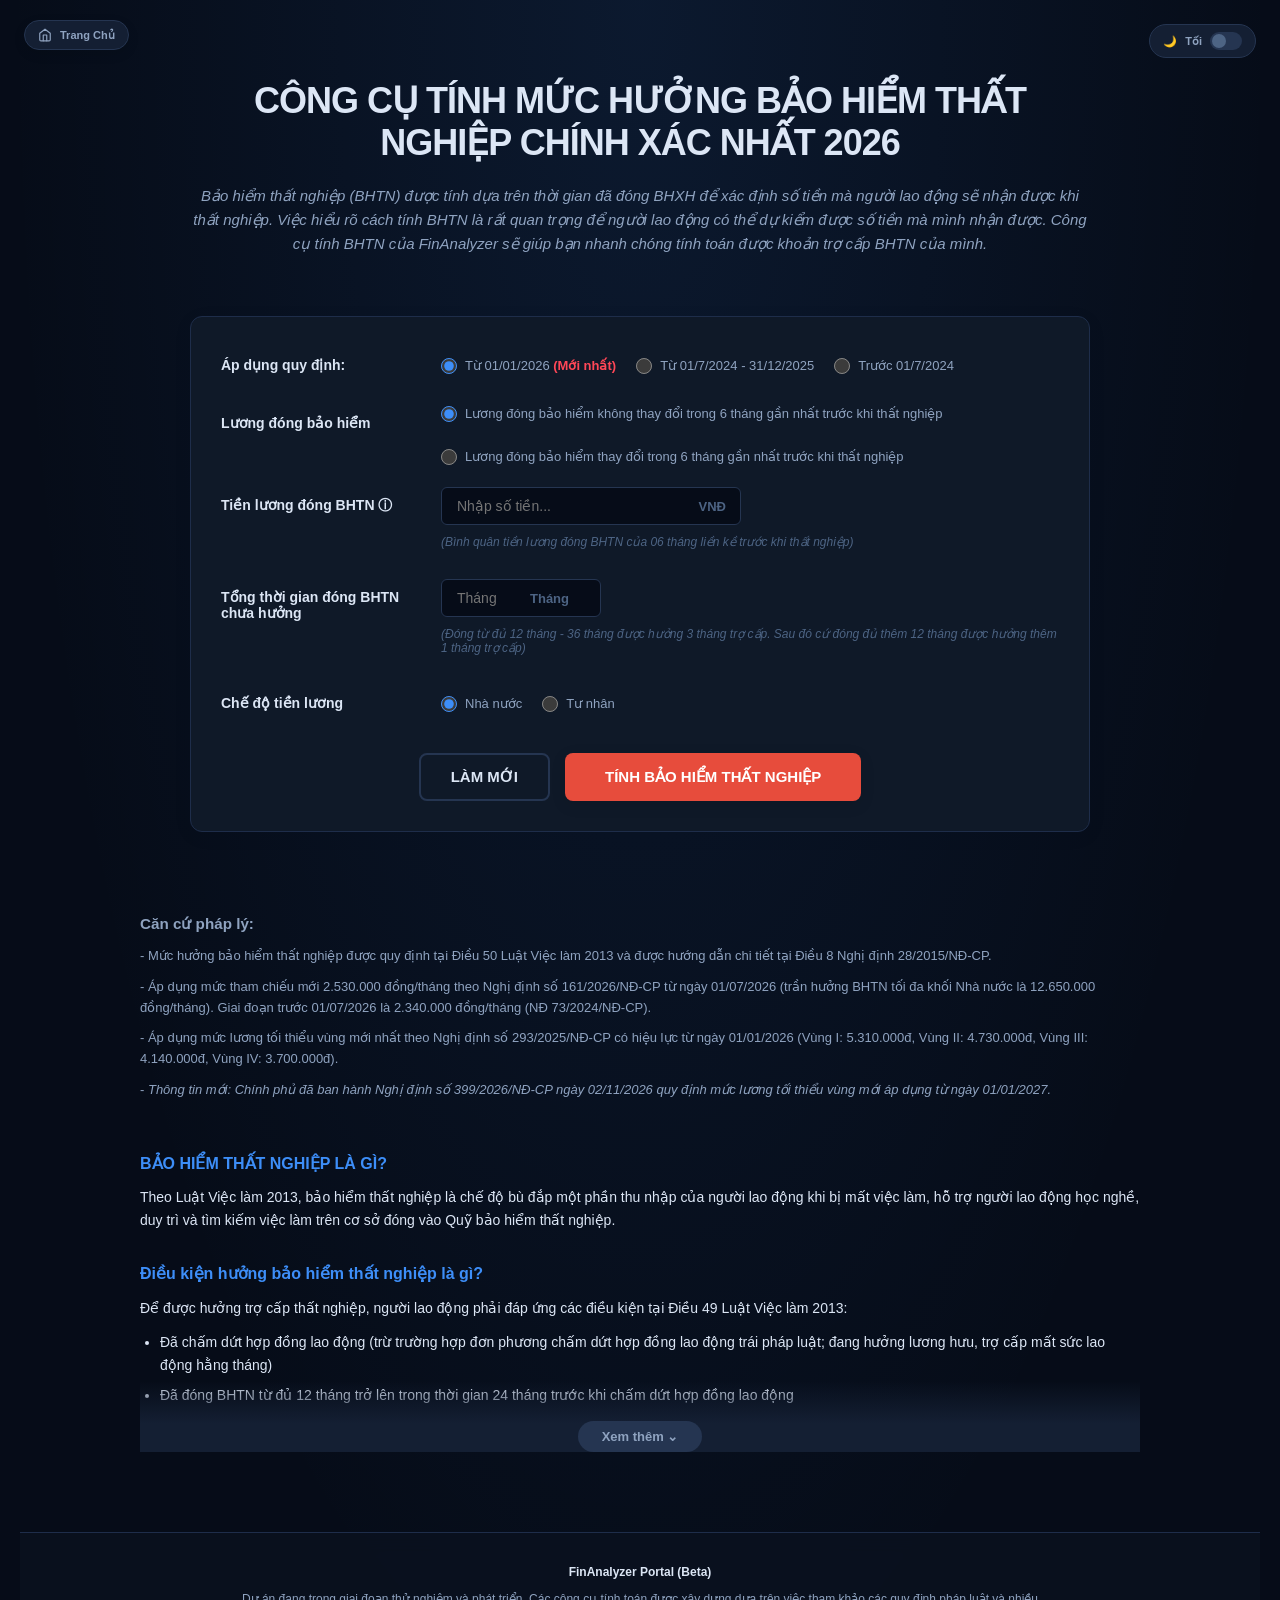
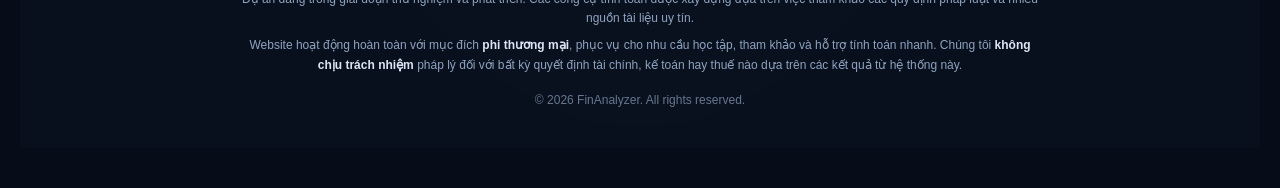
<file: bhtn/index.html>
<!DOCTYPE html>
<html lang="vi" data-theme="dark">
<head>
  <!-- Google tag (gtag.js) -->
  <script async src="https://www.googletagmanager.com/gtag/js?id=G-2BHS6W5JLH"></script>
  <script>
    window.dataLayer = window.dataLayer || [];
    function gtag(){dataLayer.push(arguments);}
    gtag('js', new Date());

    gtag('config', 'G-2BHS6W5JLH');
  </script>
  <meta charset="UTF-8">
  <meta name="viewport" content="width=device-width, initial-scale=1.0">
  <title>Công cụ tính mức hưởng Bảo hiểm thất nghiệp chính xác nhất 2026</title>
  <link rel="apple-touch-icon" sizes="180x180" href="../favicon_io/apple-touch-icon.png">
  <link rel="icon" type="image/png" sizes="32x32" href="../favicon_io/favicon-32x32.png">
  <link rel="icon" type="image/png" sizes="16x16" href="../favicon_io/favicon-16x16.png">
  <link rel="shortcut icon" href="../favicon_io/favicon.ico">
  <link href="https://fonts.googleapis.com/css2?family=Inter:wght@400;500;600;700;800&family=Lexend:wght@600;700;800&display=swap" rel="stylesheet">
  <link rel="stylesheet" href="../style.css?v=20261106">
  <link rel="stylesheet" href="../gross-net/style.css?v=20261106"> <!-- Tái sử dụng CSS chung form & seo -->
  <link rel="stylesheet" href="style.css?v=20261106">
    <script async src="https://pagead2.googlesyndication.com/pagead/js/adsbygoogle.js?client=ca-pub-7233790992400404"
     crossorigin="anonymous"></script>
</head>
<body>

  <a href="../" title="Trở về Trang Chủ" class="float-home-btn">
    <svg width="14" height="14" viewBox="0 0 24 24" fill="none" stroke="currentColor" stroke-width="2" stroke-linecap="round" stroke-linejoin="round"><path d="M3 9l9-7 9 7v11a2 2 0 0 1-2 2H5a2 2 0 0 1-2-2z"></path><polyline points="9 22 9 12 15 12 15 22"></polyline></svg>
    <span>Trang Chủ</span>
  </a>

  <button class="theme-float" onclick="toggleTheme()" title="Chuyển đổi giao diện sáng/tối">
    <span id="themeIcon">🌙</span>
    <span id="themeLabel">Tối</span>
    <div class="theme-track">
      <div class="theme-thumb"></div>
    </div>
  </button>

  <div class="container main-container">
    
    <div class="header">
      <h1 class="title" style="max-width: 800px; margin: 0 auto; text-align: center;">CÔNG CỤ TÍNH MỨC HƯỞNG BẢO HIỂM THẤT NGHIỆP CHÍNH XÁC NHẤT 2026</h1>
      <p class="subtitle mt-20" style="font-style: italic; max-width: 900px; margin: 20px auto 0;">Bảo hiểm thất nghiệp (BHTN) được tính dựa trên thời gian đã đóng BHXH để xác định số tiền mà người lao động sẽ nhận được khi thất nghiệp. Việc hiểu rõ cách tính BHTN là rất quan trọng để người lao động có thể dự kiểm được số tiền mà mình nhận được. Công cụ tính BHTN của FinAnalyzer sẽ giúp bạn nhanh chóng tính toán được khoản trợ cấp BHTN của mình.</p>
    </div>

    <div class="bhtn-layout">
      <!-- Khối Form nhập liệu -->
      <div class="gn-card bhtn-form-card" style="margin-bottom: 20px;">
        <div class="gn-form" style="background: rgba(0,0,0,0.02);">
          
          <!-- Áp dụng quy định -->
          <div class="form-row">
            <div class="form-label">Áp dụng quy định:</div>
            <div class="form-input">
              <div class="radio-grid-4">
                <label class="radio-item"><input type="radio" name="rule-period" value="2026" checked><span>Từ 01/01/2026 <b style="color:#ff4757">(Mới nhất)</b></span></label>
                <label class="radio-item"><input type="radio" name="rule-period" value="2025_2"><span>Từ 01/7/2024 - 31/12/2025</span></label>
                <label class="radio-item"><input type="radio" name="rule-period" value="2024_1"><span>Trước 01/7/2024</span></label>
              </div>
            </div>
          </div>

          <!-- Loại lương BHTN -->
          <div class="form-row mt-30">
            <div class="form-label">Lương đóng bảo hiểm</div>
            <div class="form-input">
              <div class="radio-group-vertical">
                <label class="radio-item">
                  <input type="radio" name="salary-type" value="unchanged" checked>
                  <span>Lương đóng bảo hiểm không thay đổi trong 6 tháng gần nhất trước khi thất nghiệp</span>
                </label>
                <label class="radio-item mt-10">
                  <input type="radio" name="salary-type" value="changed">
                  <span>Lương đóng bảo hiểm thay đổi trong 6 tháng gần nhất trước khi thất nghiệp</span>
                </label>
              </div>
            </div>
          </div>

          <!-- Nhập lương 1 tháng (Unchanged) -->
          <div class="form-row mt-20" id="row-salary-1">
            <div class="form-label">Tiền lương đóng BHTN <span title="Mức bình quân tiền lương tháng đóng BHTN của 06 tháng liền kề trước khi thất nghiệp" style="cursor:help;">ⓘ</span></div>
            <div class="form-input">
              <div class="input-with-suffix">
                <input type="text" id="salary-avg" class="number-format" placeholder="Nhập số tiền...">
                <span class="suffix">VNĐ</span>
              </div>
              <div class="text-mute mt-10" style="font-size: 12px; color: var(--text3);">(Bình quân tiền lương đóng BHTN của 06 tháng liền kề trước khi thất nghiệp)</div>
            </div>
          </div>

          <!-- Nhập lương 6 tháng (Changed) -->
          <div class="form-row mt-20" id="row-salary-6" style="display:none;">
            <div class="form-label">Tiền lương 6 tháng liền kề</div>
            <div class="form-input">
              <div class="salary-6-grid">
                <div class="input-with-suffix"><input type="text" id="sal-1" class="number-format" placeholder="Tháng 1"><span class="suffix">VNĐ</span></div>
                <div class="input-with-suffix"><input type="text" id="sal-2" class="number-format" placeholder="Tháng 2"><span class="suffix">VNĐ</span></div>
                <div class="input-with-suffix"><input type="text" id="sal-3" class="number-format" placeholder="Tháng 3"><span class="suffix">VNĐ</span></div>
                <div class="input-with-suffix"><input type="text" id="sal-4" class="number-format" placeholder="Tháng 4"><span class="suffix">VNĐ</span></div>
                <div class="input-with-suffix"><input type="text" id="sal-5" class="number-format" placeholder="Tháng 5"><span class="suffix">VNĐ</span></div>
                <div class="input-with-suffix"><input type="text" id="sal-6" class="number-format" placeholder="Tháng 6"><span class="suffix">VNĐ</span></div>
              </div>
            </div>
          </div>

          <!-- Thời gian đóng -->
          <div class="form-row mt-30">
            <div class="form-label">Tổng thời gian đóng BHTN chưa hưởng</div>
            <div class="form-input">
              <div class="input-with-suffix short-input">
                <input type="number" id="months-paid" min="0" placeholder="Tháng">
                <span class="suffix">Tháng</span>
              </div>
              <div class="text-mute mt-10" style="font-size: 12px; color: var(--text3);">(Đóng từ đủ 12 tháng - 36 tháng được hưởng 3 tháng trợ cấp. Sau đó cứ đóng đủ thêm 12 tháng được hưởng thêm 1 tháng trợ cấp)</div>
            </div>
          </div>

          <!-- Chế độ tiền lương -->
          <div class="form-row mt-30">
            <div class="form-label">Chế độ tiền lương</div>
            <div class="form-input">
              <div class="radio-grid-4">
                <label class="radio-item"><input type="radio" name="salary-regime" value="state" checked><span>Nhà nước</span></label>
                <label class="radio-item"><input type="radio" name="salary-regime" value="private"><span>Tư nhân</span></label>
              </div>
            </div>
          </div>

          <!-- Vùng (Chỉ hiện khi chọn Tư nhân) -->
          <div class="form-row mt-20" id="row-region" style="display:none; padding-left: 20px; border-left: 3px solid var(--blue);">
            <div class="form-label" style="color: var(--blue);">Vùng làm việc</div>
            <div class="form-input">
              <div class="radio-grid-4">
                <label class="radio-item"><input type="radio" name="region" value="1" checked><span>Vùng I</span></label>
                <label class="radio-item"><input type="radio" name="region" value="2"><span>Vùng II</span></label>
                <label class="radio-item"><input type="radio" name="region" value="3"><span>Vùng III</span></label>
                <label class="radio-item"><input type="radio" name="region" value="4"><span>Vùng IV</span></label>
              </div>
              <div class="text-mute mt-10" style="font-size: 12px; color: var(--text3);">(Căn cứ để tính mức hưởng BHTN tối đa đối với chế độ lương tư nhân)</div>
            </div>
          </div>

          <!-- Buttons -->
          <div class="form-actions mt-40" style="display: flex; gap: 15px; justify-content: center; align-items: center; flex-wrap: wrap;">
            <button type="button" class="btn-reset-large" onclick="clearData()">LÀM MỚI</button>
            <button class="btn-calculate-large" style="background: #e74c3c;" onclick="calculateBHTN()">TÍNH BẢO HIỂM THẤT NGHIỆP</button>
          </div>

        </div> <!-- End gn-form -->
        
        <!-- Kết quả Báo cáo -->
        <div id="bhtn-report-container" class="tax-report" style="display:none; background: var(--bg2); border-top: 1px dashed var(--border2);">
        </div>

      </div> <!-- End form card -->


    </div> <!-- End Layout -->

    <!-- Cẩm nang SEO -->
    <div class="seo-card mt-40">
      
      <div class="legal-basis">
        <h3 class="mb-10">Căn cứ pháp lý:</h3>
        <ul id="dynamic-legal-list">
          <!-- Render tự động theo kỳ quy định -->
          <li>- Mức hưởng bảo hiểm thất nghiệp được quy định tại Điều 50 Luật Việc làm 2013 và được hướng dẫn chi tiết tại Điều 8 Nghị định 28/2015/NĐ-CP.</li>
          <li>- Áp dụng mức lương tối thiểu vùng mới nhất theo Nghị định số 293/2025/NĐ-CP có hiệu lực từ ngày 01/01/2026 (Vùng I: 5.310.000đ, Vùng II: 4.730.000đ, Vùng III: 4.140.000đ, Vùng IV: 3.700.000đ).</li>
          <li>- Áp dụng mức tham chiếu mới 2.530.000 đồng/tháng theo Nghị định số 161/2026/NĐ-CP từ ngày 01/07/2026 (trần hưởng BHTN tối đa khối Nhà nước là 12.650.000 đồng/tháng). Giai đoạn trước 01/07/2026 là 2.340.000 đồng/tháng (NĐ 73/2024/NĐ-CP).</li>
          <li>- <em>Lưu ý: Dự kiến từ 01/01/2027 áp dụng mức lương tối thiểu vùng mới theo Nghị định 399/2026/NĐ-CP.</em></li>
        </ul>
      </div>

      <div class="seo-content mt-30" id="seo-content">
        <div class="seo-text-wrapper bhtn-seo-text">
          <h3 class="mt-20">BẢO HIỂM THẤT NGHIỆP LÀ GÌ?</h3>
          <p>Theo Luật Việc làm 2013, bảo hiểm thất nghiệp là chế độ bù đắp một phần thu nhập của người lao động khi bị mất việc làm, hỗ trợ người lao động học nghề, duy trì và tìm kiếm việc làm trên cơ sở đóng vào Quỹ bảo hiểm thất nghiệp.</p>
          
          <h3 class="mt-30">Điều kiện hưởng bảo hiểm thất nghiệp là gì?</h3>
          <p>Để được hưởng trợ cấp thất nghiệp, người lao động phải đáp ứng các điều kiện tại Điều 49 Luật Việc làm 2013:</p>
          <ul>
            <li>Đã chấm dứt hợp đồng lao động (trừ trường hợp đơn phương chấm dứt hợp đồng lao động trái pháp luật; đang hưởng lương hưu, trợ cấp mất sức lao động hằng tháng)</li>
            <li>Đã đóng BHTN từ đủ 12 tháng trở lên trong thời gian 24 tháng trước khi chấm dứt hợp đồng lao động</li>
            <li>Đã nộp hồ sơ hưởng trợ cấp thất nghiệp tại trung tâm dịch vụ việc làm trong thời hạn 03 tháng</li>
            <li>Chưa tìm được việc làm sau 15 ngày, kể từ ngày nộp hồ sơ</li>
          </ul>

          <h3 class="mt-30">Mức hưởng trợ cấp thất nghiệp mới nhất (Năm 2026)</h3>
          <p>Căn cứ Điều 50 Luật Việc làm 2013, mức hưởng trợ cấp thất nghiệp hằng tháng chi trả cho người lao động được tính theo công thức sau:</p>
          <p><b style="color: #ff4757; font-size: 16px;">Mức hưởng hằng tháng = 60% x Bình quân tiền lương tháng đóng BHTN của 06 tháng liền kề trước khi thất nghiệp</b></p>
          <p><b>Quy định về Mức hưởng tối đa (Trần trợ cấp thất nghiệp):</b></p>
          <ul>
            <li><b>Đối với người hưởng lương theo Nhà nước:</b> Mức hưởng tối đa không quá <b>5 lần mức tham chiếu</b> (trước đây là lương cơ sở), tương đương <b>12.650.000 đồng/tháng</b> (5 × 2.530.000đ theo NĐ 161/2026/NĐ-CP từ 01/07/2026; giai đoạn trước 01/07/2026 là 11.700.000đ).</li>
            <li><b>Đối với người hưởng lương theo Doanh nghiệp (Tư nhân):</b> Mức hưởng tối đa không quá <b>5 lần mức lương tối thiểu vùng</b> do Chính phủ quy định (theo Nghị định số 293/2025/NĐ-CP áp dụng từ 01/01/2026):
              <ul>
                <li>Vùng I: Tối đa <b>26.550.000 đồng/tháng</b> (5 × 5.310.000đ)</li>
                <li>Vùng II: Tối đa <b>23.650.000 đồng/tháng</b> (5 × 4.730.000đ)</li>
                <li>Vùng III: Tối đa <b>20.700.000 đồng/tháng</b> (5 × 4.140.000đ)</li>
                <li>Vùng IV: Tối đa <b>18.500.000 đồng/tháng</b> (5 × 3.700.000đ)</li>
              </ul>
            </li>
          </ul>
          <p><b>Thời gian hưởng trợ cấp thất nghiệp:</b></p>
          <ul>
            <li>Đóng bảo hiểm thất nghiệp đủ 12 - 36 tháng: Được hưởng 03 tháng trợ cấp.</li>
            <li>Sau đó, cứ đóng đủ thêm 12 tháng: Được hưởng thêm 01 tháng trợ cấp.</li>
            <li>Thời gian hưởng tối đa không quá 12 tháng.</li>
          </ul>

          <h3 class="mt-30">THỦ TỤC NHẬN TIỀN TRỢ CẤP THẤT NGHIỆP</h3>
          <p><b style="color: #ff4757;">Các loại giấy tờ cần chuẩn bị:</b></p>
          <ul>
            <li>Đơn đề nghị hưởng trợ cấp thất nghiệp theo mẫu</li>
            <li>Bản chính hoặc bản sao có chứng thực của một trong các giấy tờ xác nhận về việc chấm dứt hợp đồng lao động</li>
            <li>Sổ bảo hiểm xã hội</li>
          </ul>
          <p><b>Nơi nộp hồ sơ:</b> Trung tâm dịch vụ việc làm (tại địa phương nơi người lao động muốn nhận trợ cấp).</p>
          <p><b>Thời hạn giải quyết:</b> 20 ngày làm việc kể từ ngày nhận đủ hồ sơ hợp lệ.</p>
          <p><i style="color: #ff4757;">Lưu ý:</i> Người lao động phải làm thủ tục nhận trợ cấp trong vòng 03 tháng kể từ ngày chấm dứt hợp đồng lao động. Hiện nay đã có thể làm thủ tục nhận trợ cấp thất nghiệp online trên Cổng Dịch vụ công Quốc gia.</p>
        </div>
        
        <div class="read-more-wrapper">
          <button class="btn-read-more" id="btn-read-more">Xem thêm ⌄</button>
        </div>
      </div>

    </div>

  </div> <!-- End container -->

  <footer class="site-footer">
    <div class="footer-content">
      <p><strong>FinAnalyzer Portal (Beta)</strong></p>
      <p>Dự án đang trong giai đoạn thử nghiệm và phát triển. Các công cụ tính toán được xây dựng dựa trên việc tham khảo các quy định pháp luật và nhiều nguồn tài liệu uy tín.</p>
      <p>Website hoạt động hoàn toàn với mục đích <strong>phi thương mại</strong>, phục vụ cho nhu cầu học tập, tham khảo và hỗ trợ tính toán nhanh. Chúng tôi <strong>không chịu trách nhiệm</strong> pháp lý đối với bất kỳ quyết định tài chính, kế toán hay thuế nào dựa trên các kết quả từ hệ thống này.</p>
      <p class="footer-copyright">© 2026 FinAnalyzer. All rights reserved.</p>
    </div>
  </footer>

  <script src="../script.js?v=20261106"></script>
  <script src="script.js?v=20261106"></script>
  <script src="../app_events.js?v=20261106"></script>
</body>
</html>
</file>
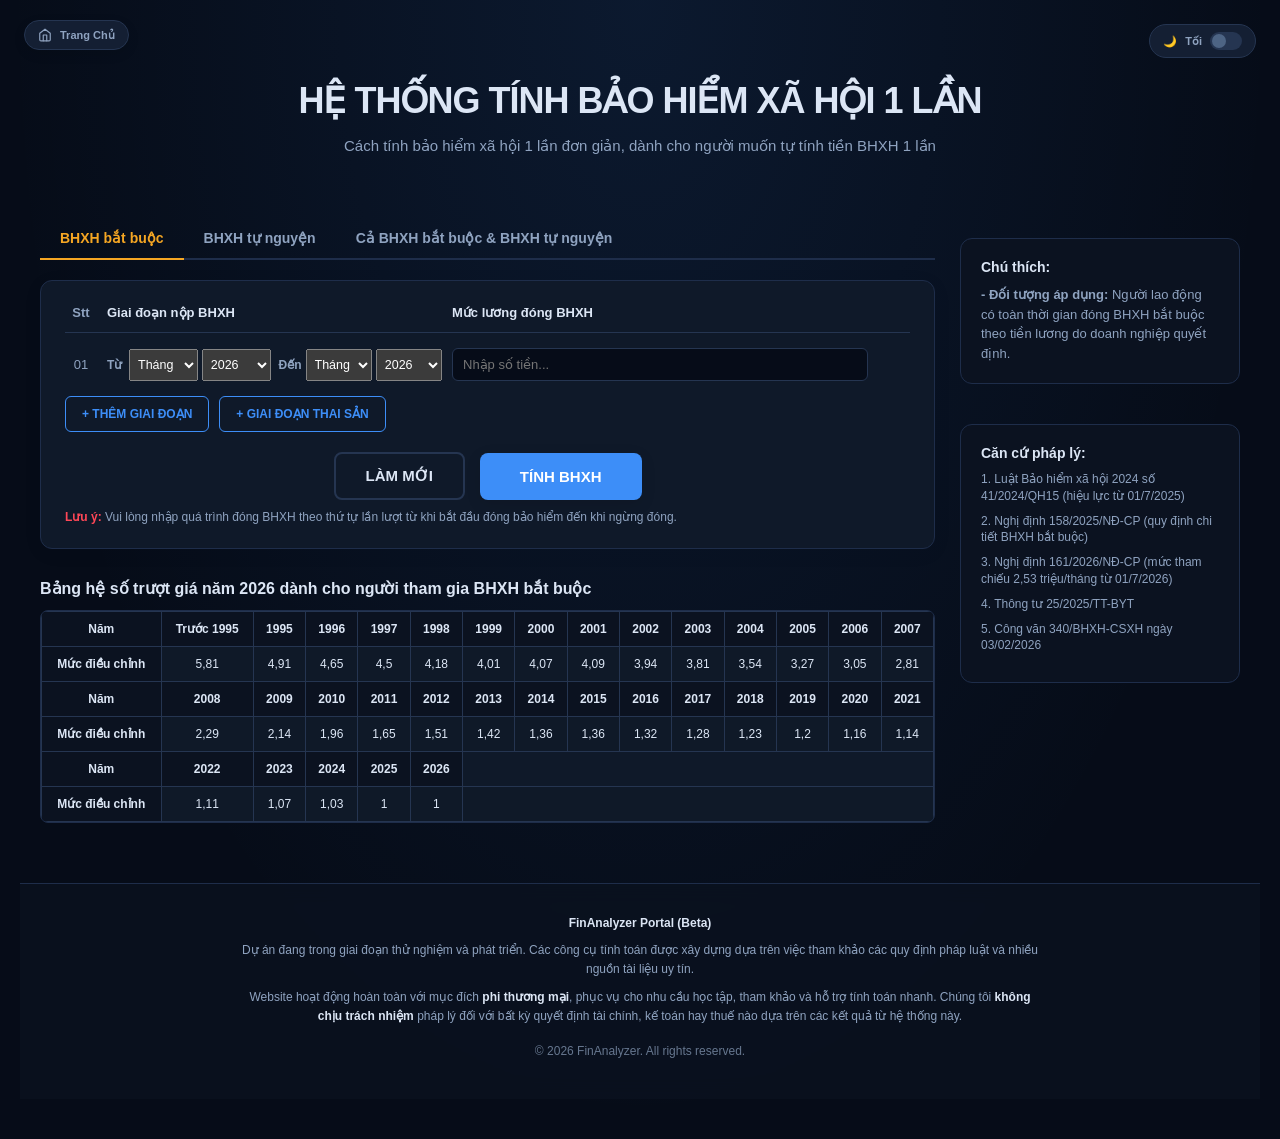
<file: bhxh1lan/index.html>
<!DOCTYPE html>
<html lang="vi" data-theme="dark">
<head>
  <!-- Google tag (gtag.js) -->
  <script async src="https://www.googletagmanager.com/gtag/js?id=G-2BHS6W5JLH"></script>
  <script>
    window.dataLayer = window.dataLayer || [];
    function gtag(){dataLayer.push(arguments);}
    gtag('js', new Date());

    gtag('config', 'G-2BHS6W5JLH');
  </script>
  <meta charset="UTF-8">
  <meta name="viewport" content="width=device-width, initial-scale=1.0">
  <title>Hệ thống tính Bảo hiểm xã hội 1 lần | FinAnalyzer Portal</title>
  <link rel="apple-touch-icon" sizes="180x180" href="../favicon_io/apple-touch-icon.png">
  <link rel="icon" type="image/png" sizes="32x32" href="../favicon_io/favicon-32x32.png">
  <link rel="icon" type="image/png" sizes="16x16" href="../favicon_io/favicon-16x16.png">
  <link rel="shortcut icon" href="../favicon_io/favicon.ico">
  <link href="https://fonts.googleapis.com/css2?family=Inter:wght@400;500;600;700;800&family=Lexend:wght@600;700;800&display=swap" rel="stylesheet">
  <link rel="stylesheet" href="../style.css?v=20261106">
  <link rel="stylesheet" href="style.css?v=20261106">
    <script async src="https://pagead2.googlesyndication.com/pagead/js/adsbygoogle.js?client=ca-pub-7233790992400404"
     crossorigin="anonymous"></script>
</head>
<body>

  <a href="../" title="Trở về Trang Chủ" class="float-home-btn">
    <svg width="14" height="14" viewBox="0 0 24 24" fill="none" stroke="currentColor" stroke-width="2" stroke-linecap="round" stroke-linejoin="round"><path d="M3 9l9-7 9 7v11a2 2 0 0 1-2 2H5a2 2 0 0 1-2-2z"></path><polyline points="9 22 9 12 15 12 15 22"></polyline></svg>
    <span>Trang Chủ</span>
  </a>

  <button class="theme-float" onclick="toggleTheme()" title="Chuyển đổi giao diện sáng/tối">
    <span id="themeIcon">🌙</span>
    <span id="themeLabel">Tối</span>
    <div class="theme-track">
      <div class="theme-thumb"></div>
    </div>
  </button>

  <div class="container main-container">
    <div class="header">
      <h1 class="title">HỆ THỐNG TÍNH BẢO HIỂM XÃ HỘI 1 LẦN</h1>
      <p class="subtitle">Cách tính bảo hiểm xã hội 1 lần đơn giản, dành cho người muốn tự tính tiền BHXH 1 lần</p>
    </div>

    <div class="bhxh-layout">
      <!-- Cột Trái: Nội dung chính -->
      <div class="bhxh-main">
        
        <!-- Tabs -->
        <div class="bhxh-tabs">
          <button class="bhxh-tab active" data-type="batbuoc">BHXH bắt buộc</button>
          <button class="bhxh-tab" data-type="tunguyen">BHXH tự nguyện</button>
          <button class="bhxh-tab" data-type="cahai">Cả BHXH bắt buộc & BHXH tự nguyện</button>
        </div>

        <div class="bhxh-form-container">
          <!-- Form Header -->
          <div class="form-grid-header" id="form-grid-header">
            <div class="col-stt">Stt</div>
            <div class="col-period">Giai đoạn nộp BHXH</div>
            <div class="col-salary" id="col-salary-label">Mức lương đóng BHXH</div>
            <div class="col-type" id="col-type-label" style="display:none;">Đối tượng tham gia</div>
            <div class="col-action"></div>
          </div>

          <!-- Form Rows -->
          <div id="period-rows-container">
            <!-- Rows sẽ được sinh ra bằng JS -->
          </div>

          <!-- Buttons -->
          <div class="form-actions-add" style="display: flex; gap: 10px; flex-wrap: wrap; margin-bottom: 20px;">
            <button class="btn-outline btn-add-period" id="btn-add-period" onclick="addPeriodRow()">+ THÊM GIAI ĐOẠN</button>
            <button class="btn-outline btn-add-period" id="btn-add-batbuoc" style="display:none;" onclick="addPeriodRow('batbuoc')">+ THÊM GIAI ĐOẠN BHXH BẮT BUỘC</button>
            <button class="btn-outline btn-add-period" id="btn-add-tunguyen" style="display:none;" onclick="addPeriodRow('tunguyen')">+ THÊM GIAI ĐOẠN BHXH TỰ NGUYỆN</button>
            <button class="btn-outline btn-add-maternity" id="btn-add-maternity" onclick="addMaternityRow()">+ GIAI ĐOẠN THAI SẢN</button>
          </div>
          <div class="form-actions-main" style="display: flex; gap: 15px; justify-content: center; align-items: center; flex-wrap: wrap;">
            <button type="button" class="btn-reset-large" onclick="resetData()">LÀM MỚI</button>
            <button class="btn-calculate-large" onclick="calculateBHXH()">TÍNH BHXH</button>
          </div>

          <div class="note-text mt-10">
            <span style="color: #ff4757; font-weight: 700;">Lưu ý:</span> Vui lòng nhập quá trình đóng BHXH theo thứ tự lần lượt từ khi bắt đầu đóng bảo hiểm đến khi ngừng đóng.
            <div id="note-tunguyen" style="display:none; color: #ff4757; font-weight: 700;">Một người có thể thuộc nhiều nhóm đối tượng tham gia, nhưng chỉ được hưởng mức hỗ trợ cao nhất (không cộng dồn).</div>
          </div>
        </div>

        <!-- Kết Quả Tính Toán -->
        <div id="result-container" class="result-container" style="display:none;">
          <!-- Kết quả render bằng JS -->
        </div>

        <!-- Bảng Dữ Liệu Tham Chiếu -->
        <div class="data-tables-section" id="data-tables">
          <!-- Bảng hỗ trợ tự nguyện (ẩn mặc định) -->
          <div id="table-support-container" style="display:none;">
            <h3 class="table-title">Mức Nhà nước hỗ trợ đóng BHXH tự nguyện</h3>
            <div class="table-responsive">
              <table class="data-table">
                <thead>
                  <tr>
                    <th rowspan="2">Đối tượng</th>
                    <th colspan="4">Mức Nhà nước hỗ trợ đóng BHXH tự nguyện/tháng của từng giai đoạn như sau:</th>
                  </tr>
                  <tr>
                    <th>Từ T1/2018 - 12/2021</th>
                    <th>Từ T1/2022 - 6/2025</th>
                    <th>Từ T7/2025 - 12/2026</th>
                    <th>Từ T1/2027 - 12/2030</th>
                  </tr>
                </thead>
                <tbody>
                  <tr>
                    <td>Hộ nghèo</td>
                    <td>0,22 x 700.000 x 30%</td>
                    <td>0,22 x 1.500.000 x 30%</td>
                    <td>0,22 x 1.500.000 x 50%</td>
                    <td>0,22 x 2.200.000 x 50%</td>
                  </tr>
                  <tr>
                    <td>Người đang sinh sống tại xã đảo, đặc khu</td>
                    <td>-</td>
                    <td>-</td>
                    <td>0,22 x 1.500.000 x 50%</td>
                    <td>0,22 x 2.200.000 x 50%</td>
                  </tr>
                  <tr>
                    <td>Hộ cận nghèo</td>
                    <td>0,22 x 700.000 x 25%</td>
                    <td>0,22 x 1.500.000 x 25%</td>
                    <td>0,22 x 1.500.000 x 40%</td>
                    <td>0,22 x 2.200.000 x 40%</td>
                  </tr>
                  <tr>
                    <td>Người dân tộc thiểu số</td>
                    <td>-</td>
                    <td>-</td>
                    <td>0,22 x 1.500.000 x 30%</td>
                    <td>0,22 x 2.200.000 x 30%</td>
                  </tr>
                  <tr>
                    <td>Đối tượng khác</td>
                    <td>0,22 x 700.000 x 10%</td>
                    <td>0,22 x 1.500.000 x 10%</td>
                    <td>0,22 x 1.500.000 x 20%</td>
                    <td>0,22 x 2.200.000 x 20%</td>
                  </tr>
                </tbody>
              </table>
            </div>
          </div>

          <!-- Bảng Hệ số trượt giá Bắt Buộc -->
          <div id="container-truotgia-batbuoc">
            <h3 class="table-title mt-30">Bảng hệ số trượt giá năm 2026 dành cho người tham gia BHXH bắt buộc</h3>
            <div class="table-responsive">
              <table class="data-table" id="table-truotgia-batbuoc">
                <!-- Render by JS -->
              </table>
            </div>
          </div>

          <!-- Bảng Hệ số trượt giá Tự Nguyện -->
          <div id="container-truotgia-tunguyen" style="display:none;">
            <h3 class="table-title mt-30">Bảng hệ số trượt giá năm 2026 dành cho người tham gia BHXH tự nguyện</h3>
            <div class="table-responsive">
              <table class="data-table" id="table-truotgia-tunguyen">
                <!-- Render by JS -->
              </table>
            </div>
          </div>
        </div>

      </div> <!-- End bhxh-main -->

      <!-- Cột Phải: Sidebar -->
      <div class="bhxh-sidebar">
        
        <div class="sidebar-box note-box mt-20">
          <div class="box-heading">Chú thích:</div>
          <p id="sidebar-note-content"><strong>- Đối tượng áp dụng:</strong> Người lao động có toàn thời gian đóng BHXH bắt buộc theo tiền lương do doanh nghiệp quyết định.</p>
        </div>

        <div class="sidebar-box legal-box mt-20">
          <div class="box-heading">Căn cứ pháp lý:</div>
          <ul class="legal-list" id="sidebar-legal-content">
            <li>1. Luật Bảo hiểm xã hội 2024 số 41/2024/QH15 (hiệu lực từ 01/7/2025)</li>
            <li>2. Nghị định 158/2025/NĐ-CP (quy định chi tiết BHXH bắt buộc)</li>
            <li>3. Nghị định 161/2026/NĐ-CP (mức tham chiếu 2,53 triệu/tháng từ 01/7/2026)</li>
            <li>4. Thông tư 25/2025/TT-BYT</li>
            <li>5. Công văn 340/BHXH-CSXH ngày 03/02/2026</li>
          </ul>
        </div>

      </div> <!-- End bhxh-sidebar -->
    </div> <!-- End bhxh-layout -->

  </div> <!-- End container -->

  <footer class="site-footer">
    <div class="footer-content">
      <p><strong>FinAnalyzer Portal (Beta)</strong></p>
      <p>Dự án đang trong giai đoạn thử nghiệm và phát triển. Các công cụ tính toán được xây dựng dựa trên việc tham khảo các quy định pháp luật và nhiều nguồn tài liệu uy tín.</p>
      <p>Website hoạt động hoàn toàn với mục đích <strong>phi thương mại</strong>, phục vụ cho nhu cầu học tập, tham khảo và hỗ trợ tính toán nhanh. Chúng tôi <strong>không chịu trách nhiệm</strong> pháp lý đối với bất kỳ quyết định tài chính, kế toán hay thuế nào dựa trên các kết quả từ hệ thống này.</p>
      <p class="footer-copyright">© 2026 FinAnalyzer. All rights reserved.</p>
    </div>
  </footer>

  <!-- Toast Container -->
  <div id="toast-container" class="toast-container"></div>

  <script src="../script.js?v=20261106"></script>
  <script src="script.js?v=20261106"></script>
  <script src="../app_events.js?v=20261106"></script>
</body>
</html>
</file>
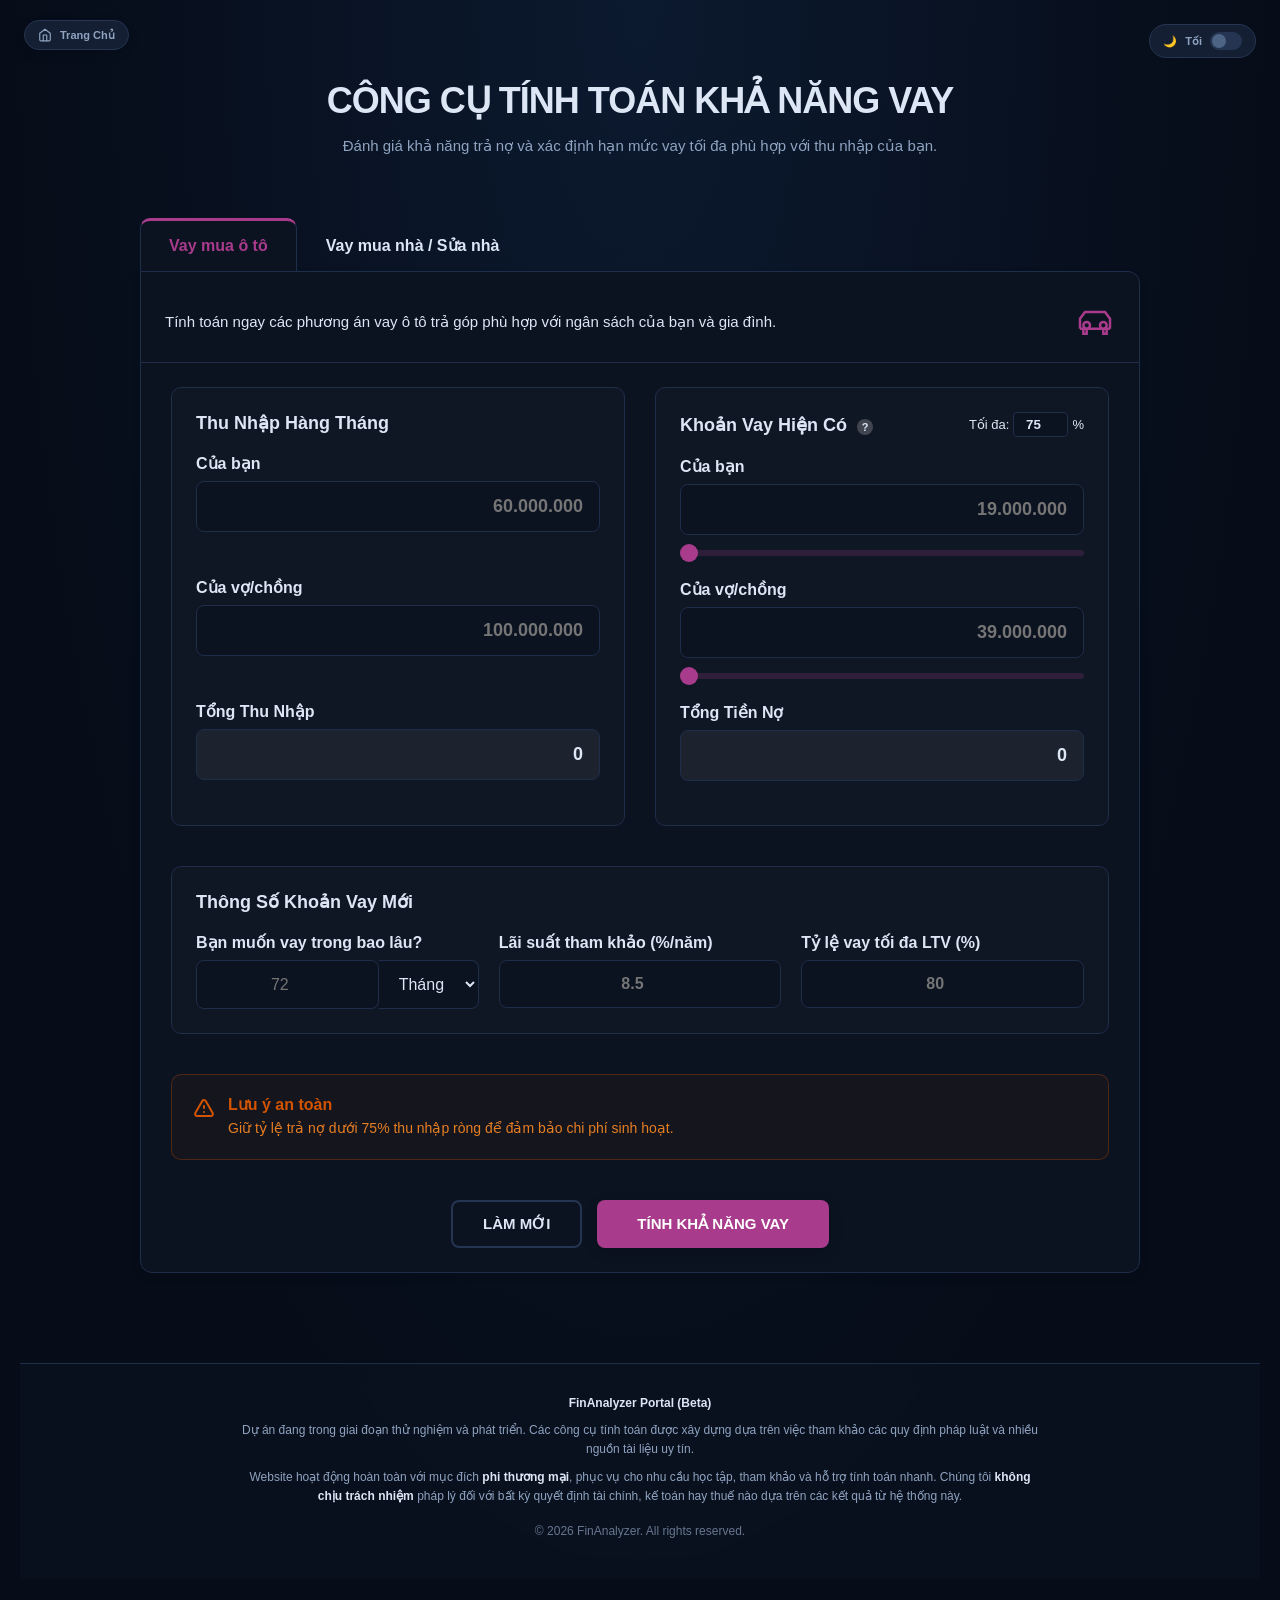
<file: khanangvay/index.html>
<!DOCTYPE html>
<html lang="vi" data-theme="dark">
<head>
  <!-- Google tag (gtag.js) -->
  <script async src="https://www.googletagmanager.com/gtag/js?id=G-2BHS6W5JLH"></script>
  <script>
    window.dataLayer = window.dataLayer || [];
    function gtag(){dataLayer.push(arguments);}
    gtag('js', new Date());

    gtag('config', 'G-2BHS6W5JLH');
  </script>
  <meta charset="UTF-8">
  <meta name="viewport" content="width=device-width, initial-scale=1.0">
  <title>Tính Toán Khả Năng Vay - FinAnalyzer</title>
  <link rel="apple-touch-icon" sizes="180x180" href="../favicon_io/apple-touch-icon.png">
  <link rel="icon" type="image/png" sizes="32x32" href="../favicon_io/favicon-32x32.png">
  <link rel="icon" type="image/png" sizes="16x16" href="../favicon_io/favicon-16x16.png">
  <link rel="shortcut icon" href="../favicon_io/favicon.ico">
  <link href="https://fonts.googleapis.com/css2?family=Inter:wght@400;500;600;700;800&family=Lexend:wght@600;700;800&display=swap" rel="stylesheet">
  <link rel="stylesheet" href="../style.css?v=4">
  <link rel="stylesheet" href="style.css?v=4">
    <script async src="https://pagead2.googlesyndication.com/pagead/js/adsbygoogle.js?client=ca-pub-7233790992400404"
     crossorigin="anonymous"></script>
</head>
<body>

  <a href="../" title="Trở về Trang Chủ" class="float-home-btn">
    <svg width="14" height="14" viewBox="0 0 24 24" fill="none" stroke="currentColor" stroke-width="2" stroke-linecap="round" stroke-linejoin="round"><path d="M3 9l9-7 9 7v11a2 2 0 0 1-2 2H5a2 2 0 0 1-2-2z"></path><polyline points="9 22 9 12 15 12 15 22"></polyline></svg>
    <span>Trang Chủ</span>
  </a>

  <button class="theme-float" onclick="toggleTheme()" title="Chuyển đổi giao diện sáng/tối">
    <span id="themeIcon">🌙</span>
    <span id="themeLabel">Tối</span>
    <div class="theme-track">
      <div class="theme-thumb"></div>
    </div>
  </button>

  <div class="container main-container">
    
    <div class="header">
      <h1 class="title">CÔNG CỤ TÍNH TOÁN KHẢ NĂNG VAY</h1>
      <p class="subtitle">Đánh giá khả năng trả nợ và xác định hạn mức vay tối đa phù hợp với thu nhập của bạn.</p>
    </div>

    <div class="tabs-container">
      <button class="tab-btn active" onclick="switchTab('oto')" id="tab-oto">Vay mua ô tô</button>
      <button class="tab-btn" onclick="switchTab('nha')" id="tab-nha">Vay mua nhà / Sửa nhà</button>
    </div>

    <!-- Form Tính Khả Năng Vay -->
    <div class="lv-card mb-30" style="border-top-left-radius: 0;">
      <div class="lv-card-header" id="banner-header" style="border-top-left-radius: 0; display: flex; align-items: center; justify-content: space-between; padding-top: 30px;">
        <div>
          <h2 class="lv-card-title text-mute" id="banner-title" style="font-size: 15px; font-weight: 500;">Tính toán phương án vay ô tô trả góp phù hợp với ngân sách của bạn.</h2>
        </div>
        <div class="banner-icon" id="banner-icon" style="width: 40px; height: 40px; color: var(--purple-main);">
          <!-- Icon injected by JS -->
        </div>
      </div>
      
      <div class="lv-card-body">
        
        <div class="form-grid-2 mb-40">
          <!-- Col 1: Thu nhập -->
          <div class="sub-card">
            <h3 class="section-title mb-20" style="color: var(--text); font-size: 18px;">Thu Nhập Hàng Tháng</h3>
            
            <div class="form-group mb-20">
              <label>Của bạn</label>
              <input type="text" id="income-self" class="input-currency" placeholder="60.000.000" value="" oninput="formatInput(event); calculateTotalIncome()">
              <div style="height: 16px; margin-top: 10px;"></div>
            </div>
            <div class="form-group mb-20">
              <label>Của vợ/chồng</label>
              <input type="text" id="income-spouse" class="input-currency" placeholder="100.000.000" value="" oninput="formatInput(event); calculateTotalIncome()">
              <div style="height: 16px; margin-top: 10px;"></div>
            </div>
            <div class="form-group">
              <label>Tổng Thu Nhập</label>
              <input type="text" id="income-total" class="input-readonly" readonly value="0">
            </div>
          </div>

          <!-- Col 2: Tiền nợ -->
          <div class="sub-card">
            <div style="display: flex; justify-content: space-between; align-items: center; margin-bottom: 20px;">
              <h3 class="section-title" style="color: var(--text); font-size: 18px; margin-bottom: 0;">Khoản Vay Hiện Có <span class="help-icon" title="Tiền trả hàng tháng hiện tại">?</span></h3>
              <div style="font-size: 13px; color: var(--text-mute); display: flex; align-items: center;">
                Tối đa: <input type="number" id="safe-limit" value="75" style="width: 55px; padding: 4px; margin: 0 4px; text-align: center; border: 1px solid var(--border); border-radius: 4px; background: var(--bg2); color: var(--text); font-weight: bold;" oninput="updateSlidersMax(); calculateResult()"> %
              </div>
            </div>
            
            <div class="form-group mb-20">
              <label>Của bạn</label>
              <input type="text" id="debt-self" class="input-currency" placeholder="19.000.000" value="" oninput="formatInput(event); syncDebtSlider('self'); calculateTotalDebt()">
              <input type="range" id="debt-slider-self" class="styled-slider mt-10" min="0" max="45000000" step="500000" value="0" oninput="syncDebtInput('self')">
              <div id="warn-self" style="display: none; color: #e67e22; font-size: 13px; margin-top: 6px;">Vượt mức an toàn theo thu nhập.</div>
            </div>
            <div class="form-group mb-20">
              <label>Của vợ/chồng</label>
              <input type="text" id="debt-spouse" class="input-currency" placeholder="39.000.000" value="" oninput="formatInput(event); syncDebtSlider('spouse'); calculateTotalDebt()">
              <input type="range" id="debt-slider-spouse" class="styled-slider mt-10" min="0" max="75000000" step="500000" value="0" oninput="syncDebtInput('spouse')">
              <div id="warn-spouse" style="display: none; color: #e67e22; font-size: 13px; margin-top: 6px;">Vượt mức an toàn theo thu nhập.</div>
            </div>
            <div class="form-group mb-20">
              <label>Tổng Tiền Nợ</label>
              <input type="text" id="debt-total" class="input-readonly" readonly value="0">
            </div>
          </div>
        </div>
        
        <div class="divider"></div>
        
        <div class="sub-card mb-40">
          <h3 class="section-title mb-20" style="color: var(--text); font-size: 18px;">Thông Số Khoản Vay Mới</h3>
          <div class="form-grid-3">
            <div class="form-group">
              <label>Bạn muốn vay trong bao lâu?</label>
              <div class="input-group">
                <input type="number" id="term" placeholder="72" value="" min="1" oninput="calculateResult()" style="text-align: center;">
                <select id="term-type" onchange="calculateResult()">
                  <option value="month">Tháng</option>
                  <option value="year">Năm</option>
                </select>
              </div>
            </div>
            <div class="form-group">
              <label>Lãi suất tham khảo (%/năm)</label>
              <input type="number" id="interest-rate" class="input-currency" placeholder="8.5" value="" min="0" step="0.1" oninput="calculateResult()" style="text-align: center;">
            </div>
            
            <div class="form-group">
              <label>Tỷ lệ vay tối đa LTV (%)</label>
              <input type="number" id="ltv" class="input-currency" placeholder="80" value="" min="0" max="100" oninput="calculateResult()" style="text-align: center;">
            </div>
          </div>
        </div>

        <div class="note-box mb-40">
          <div style="display: flex; gap: 12px; align-items: flex-start;">
            <svg style="width: 24px; height: 24px; color: #d35400; flex-shrink: 0; margin-top: 2px;" fill="none" stroke="currentColor" viewBox="0 0 24 24"><path stroke-linecap="round" stroke-linejoin="round" stroke-width="2" d="M12 9v2m0 4h.01m-6.938 4h13.856c1.54 0 2.502-1.667 1.732-3L13.732 4c-.77-1.333-2.694-1.333-3.464 0L3.34 16c-.77 1.333.192 3 1.732 3z"></path></svg>
            <div>
              <div style="color: #d35400; font-weight: 700; margin-bottom: 4px;">Lưu ý an toàn</div>
              <div style="line-height: 1.5; color: #e67e22; font-size: 14px;">Giữ tỷ lệ trả nợ dưới 75% thu nhập ròng để đảm bảo chi phí sinh hoạt.</div>
            </div>
          </div>
        </div>
        
        <div style="text-align: center; display: flex; justify-content: center; gap: 15px;">
          <button type="button" class="btn-reset-large" onclick="clearData()">LÀM MỚI</button>
          <button class="btn-calculate-large" style="background: var(--purple-main);" onclick="calculateResult()">TÍNH KHẢ NĂNG VAY</button>
        </div>
      </div>
    </div>

    <!-- Kết quả -->
    <div class="lv-card mb-30" id="result-section" style="display: none;">
      <div class="lv-card-header" style="padding: 24px 30px; text-align: center; border-bottom: 1px solid var(--border);">
        <h2 class="lv-card-title text-purple" style="font-size: 22px; font-weight: 800; text-transform: uppercase; letter-spacing: 1px;">Khả Năng Vay Của Bạn</h2>
      </div>
      <div class="lv-card-body" style="background: var(--bg-color);">
        
        <div class="kpi-cards-wrapper mb-30" style="grid-template-columns: 1fr 1fr;">
          <div class="kpi-card box-neutral">
            <div class="kpi-label">Số tiền trả tối đa / tháng</div>
            <div class="kpi-value" id="res-monthly">0 ₫</div>
          </div>
          
          <div class="kpi-card box-neutral">
            <div class="kpi-label">Số tiền vay tối đa</div>
            <div class="kpi-value text-blue" id="res-max-loan">0 ₫</div>
          </div>
        </div>

          <div class="kpi-card box-primary highlight-card">
          <div style="flex: 1;">
            <div class="kpi-label" id="res-asset-label" style="color: rgba(255,255,255,0.8); font-size: 15px;">Giá trị tài sản tối đa</div>
            <div class="kpi-value" id="res-asset-value" style="font-size: 38px; color: white;">0 ₫</div>
            <div class="kpi-meta mt-10">
              <span class="badge badge-light" id="res-downpayment">
                <svg viewBox="0 0 24 24" width="16" height="16" fill="none" stroke="currentColor" stroke-width="2" style="margin-right: 6px; vertical-align: text-bottom;"><path d="M12 2v20M17 5H9.5a3.5 3.5 0 0 0 0 7h5a3.5 3.5 0 0 1 0 7H6"></path></svg>
                Vốn tự có cần chuẩn bị: 0 ₫
              </span>
            </div>
          </div>
          <div class="highlight-icon" id="res-icon" style="opacity: 0.2; transform: scale(1.5);">
            <!-- Icon will be injected here -->
          </div>
        </div>

        <div style="text-align: center; margin-top: 20px;">
          <button onclick="toggleExplanation()" id="btn-explanation" style="background: transparent; border: 1px solid var(--purple-main); color: var(--purple-main); padding: 10px 20px; border-radius: 8px; cursor: pointer; font-weight: 600; transition: all 0.3s;">Xem diễn giải chi tiết</button>
        </div>
        
        <div id="explanation-box" style="display: none; margin-top: 20px; padding: 24px; background: rgba(169, 59, 141, 0.05); border-radius: 10px; border: 1px solid var(--purple-main); font-size: 15px; line-height: 1.8; color: var(--text); box-shadow: 0 4px 15px rgba(169, 59, 141, 0.1);">
           <!-- Breakdown injected by JS -->
        </div>
        
      </div>
    </div>
    </div>

  </div>

  <footer class="site-footer">
    <div class="footer-content">
      <p><strong>FinAnalyzer Portal (Beta)</strong></p>
      <p>Dự án đang trong giai đoạn thử nghiệm và phát triển. Các công cụ tính toán được xây dựng dựa trên việc tham khảo các quy định pháp luật và nhiều nguồn tài liệu uy tín.</p>
      <p>Website hoạt động hoàn toàn với mục đích <strong>phi thương mại</strong>, phục vụ cho nhu cầu học tập, tham khảo và hỗ trợ tính toán nhanh. Chúng tôi <strong>không chịu trách nhiệm</strong> pháp lý đối với bất kỳ quyết định tài chính, kế toán hay thuế nào dựa trên các kết quả từ hệ thống này.</p>
      <p class="footer-copyright">© 2026 FinAnalyzer. All rights reserved.</p>
    </div>
  </footer>

  <script src="../app_events.js"></script>
  <script src="script.js?v=1"></script>
  <script>
    // Theme toggle
    const themeBtn = document.querySelector('.theme-float');
    const html = document.documentElement;
    const themeIcon = document.getElementById('themeIcon');
    const themeLabel = document.getElementById('themeLabel');

    if (localStorage.getItem('theme') === 'light') {
      html.setAttribute('data-theme', 'light');
      themeBtn.classList.add('light');
      themeIcon.textContent = '☀️';
      themeLabel.textContent = 'Sáng';
    }

    function toggleTheme() {
      if (html.getAttribute('data-theme') === 'dark') {
        html.setAttribute('data-theme', 'light');
        localStorage.setItem('theme', 'light');
        themeBtn.classList.add('light');
        themeIcon.textContent = '☀️';
        themeLabel.textContent = 'Sáng';
      } else {
        html.setAttribute('data-theme', 'dark');
        localStorage.setItem('theme', 'dark');
        themeBtn.classList.remove('light');
        themeIcon.textContent = '🌙';
        themeLabel.textContent = 'Tối';
      }
    }
  </script>
</body>
</html>
</file>
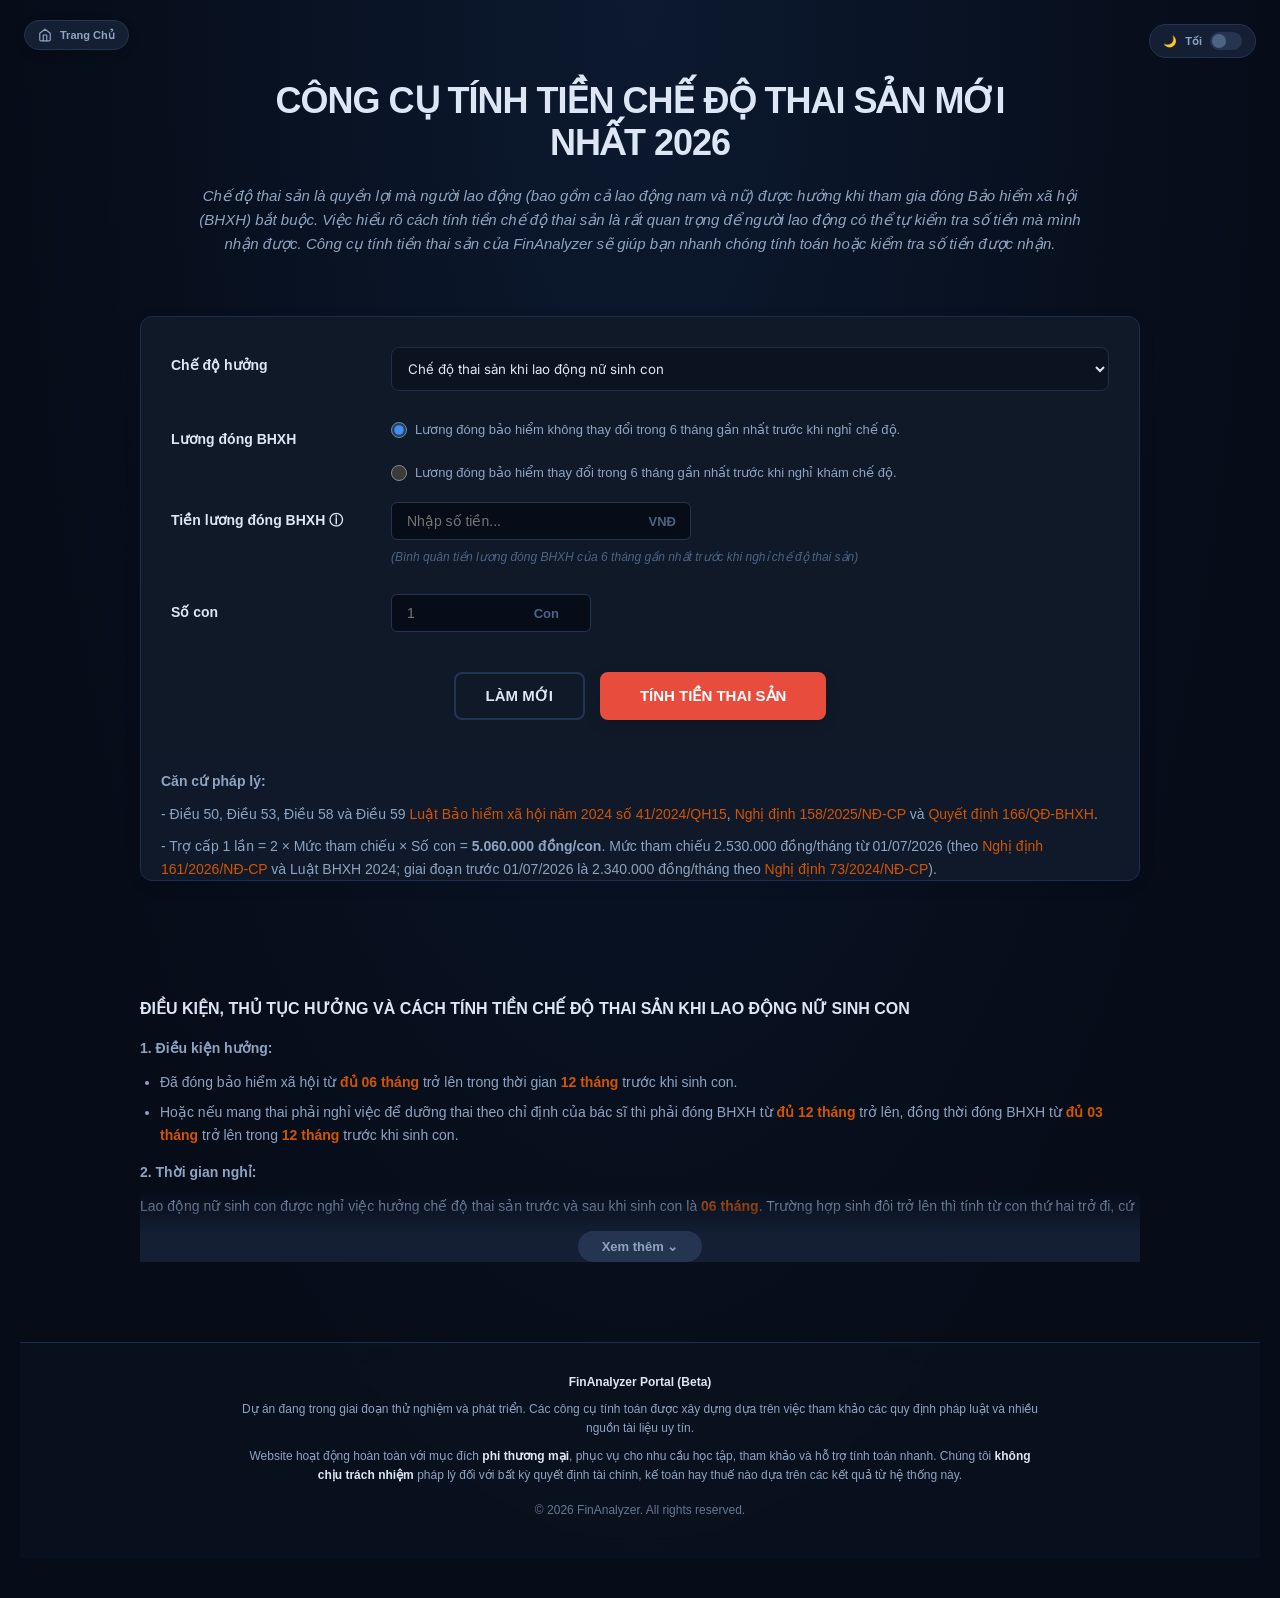
<file: thaisan/index.html>
<!DOCTYPE html>
<html lang="vi" data-theme="dark">
<head>
  <!-- Google tag (gtag.js) -->
  <script async src="https://www.googletagmanager.com/gtag/js?id=G-2BHS6W5JLH"></script>
  <script>
    window.dataLayer = window.dataLayer || [];
    function gtag(){dataLayer.push(arguments);}
    gtag('js', new Date());

    gtag('config', 'G-2BHS6W5JLH');
  </script>
  <meta charset="UTF-8">
  <meta name="viewport" content="width=device-width, initial-scale=1.0">
  <title>Công cụ tính tiền chế độ thai sản mới nhất 2026</title>
  <link rel="apple-touch-icon" sizes="180x180" href="../favicon_io/apple-touch-icon.png">
  <link rel="icon" type="image/png" sizes="32x32" href="../favicon_io/favicon-32x32.png">
  <link rel="icon" type="image/png" sizes="16x16" href="../favicon_io/favicon-16x16.png">
  <link rel="shortcut icon" href="../favicon_io/favicon.ico">
  <link href="https://fonts.googleapis.com/css2?family=Inter:wght@400;500;600;700;800&family=Lexend:wght@600;700;800&display=swap" rel="stylesheet">
  <link rel="stylesheet" href="../style.css?v=20261106">
  <link rel="stylesheet" href="../gross-net/style.css?v=20261106"> <!-- Tái sử dụng CSS chung form & seo -->
  <link rel="stylesheet" href="style.css?v=20261106">
    <script async src="https://pagead2.googlesyndication.com/pagead/js/adsbygoogle.js?client=ca-pub-7233790992400404"
     crossorigin="anonymous"></script>
</head>
<body>

  <a href="../" title="Trở về Trang Chủ" class="float-home-btn">
    <svg width="14" height="14" viewBox="0 0 24 24" fill="none" stroke="currentColor" stroke-width="2" stroke-linecap="round" stroke-linejoin="round"><path d="M3 9l9-7 9 7v11a2 2 0 0 1-2 2H5a2 2 0 0 1-2-2z"></path><polyline points="9 22 9 12 15 12 15 22"></polyline></svg>
    <span>Trang Chủ</span>
  </a>

  <button class="theme-float" onclick="toggleTheme()" title="Chuyển đổi giao diện sáng/tối">
    <span id="themeIcon">🌙</span>
    <span id="themeLabel">Tối</span>
    <div class="theme-track">
      <div class="theme-thumb"></div>
    </div>
  </button>

  <div class="container main-container">
    
    <div class="header">
      <h1 class="title" style="max-width: 800px; margin: 0 auto; text-align: center;">CÔNG CỤ TÍNH TIỀN CHẾ ĐỘ THAI SẢN MỚI NHẤT 2026</h1>
      <p class="subtitle mt-20" style="font-style: italic; max-width: 900px; margin: 20px auto 0;">
        Chế độ thai sản là quyền lợi mà người lao động (bao gồm cả lao động nam và nữ) được hưởng khi tham gia đóng Bảo hiểm xã hội (BHXH) bắt buộc. Việc hiểu rõ cách tính tiền chế độ thai sản là rất quan trọng để người lao động có thể tự kiểm tra số tiền mà mình nhận được. Công cụ tính tiền thai sản của FinAnalyzer sẽ giúp bạn nhanh chóng tính toán hoặc kiểm tra số tiền được nhận.
      </p>
    </div>

    <div class="thaisan-layout">
      <!-- Khối Form nhập liệu -->
      <div class="gn-card bhtn-form-card" style="margin-bottom: 20px;">
        <div class="gn-form" style="background: rgba(0,0,0,0.02);">
          
          <!-- Chế độ hưởng -->
          <div class="form-row">
            <div class="form-label">Chế độ hưởng</div>
            <div class="form-input">
              <select id="mode-select" class="form-select" style="width: 100%; padding: 12px; border: 1px solid var(--border); border-radius: 8px; background: var(--bg2); color: var(--text); font-family: 'Inter', sans-serif;">
                <option value="nu_sinh_con">Chế độ thai sản khi lao động nữ sinh con</option>
                <option value="nam_co_vo_sinh_con">Chế độ thai sản khi lao động nam có vợ sinh con</option>
                <option value="nghi_duong_suc">Chế độ thai sản khi nghỉ dưỡng sức sau thai sản</option>
                <option value="kham_thai">Chế độ thai sản khi đi khám thai</option>
                <option value="say_thai">Chế độ thai sản khi sẩy thai, nạo, hút thai, thai chết lưu hoặc phá thai bệnh lý</option>
                <option value="nhan_con_nuoi">Chế độ thai sản khi nhận nuôi con nuôi</option>
                <option value="tranh_thai">Chế độ thai sản khi thực hiện biện pháp tránh thai</option>
              </select>
            </div>
          </div>

          <!-- Lương đóng BHXH (Cho các chế độ có bình quân 6 tháng) -->
          <div class="form-row mt-30" id="row-salary-type">
            <div class="form-label">Lương đóng BHXH</div>
            <div class="form-input">
              <div class="radio-group-vertical">
                <label class="radio-item">
                  <input type="radio" name="salary-type" value="unchanged" checked>
                  <span>Lương đóng bảo hiểm không thay đổi trong 6 tháng gần nhất trước khi nghỉ chế độ.</span>
                </label>
                <label class="radio-item mt-10">
                  <input type="radio" name="salary-type" value="changed">
                  <span>Lương đóng bảo hiểm thay đổi trong 6 tháng gần nhất trước khi nghỉ khám chế độ.</span>
                </label>
                <label class="radio-item mt-10" id="opt-under-6">
                  <input type="radio" name="salary-type" value="under_6_months">
                  <span>Đóng bảo hiểm xã hội chưa đủ 6 tháng.</span>
                </label>
              </div>
            </div>
          </div>

          <!-- Tiền lương đóng BHXH -->
          <div class="form-row mt-20" id="row-salary-1">
            <div class="form-label">Tiền lương đóng BHXH <span title="Tiền lương đóng BHXH trong nhiều trường hợp không phải là lương thực nhận. Để biết chính xác có thể xem sổ BHXH hoặc tra cứu VssID hoặc tra cứu tại Website của BHXH Việt Nam: https://baohiemxahoi.gov.vn/tracuu/Pages/tra-cuu-dong-bao-hiem.aspx" style="cursor:help;">ⓘ</span></div>
            <div class="form-input">
              <div class="input-with-suffix" style="max-width: 300px;">
                <input type="text" id="salary-avg" class="number-format" placeholder="Nhập số tiền...">
                <span class="suffix">VNĐ</span>
              </div>
              <div class="text-mute mt-10" style="font-size: 12px; color: var(--text3);">(Bình quân tiền lương đóng BHXH của 6 tháng gần nhất trước khi nghỉ chế độ thai sản)</div>
            </div>
          </div>

          <!-- Nhập lương 6 tháng (Changed) -->
          <div class="form-row mt-20" id="row-salary-6" style="display:none;">
            <div class="form-label">Tiền lương đóng BHXH <span title="Tiền lương đóng BHXH trong nhiều trường hợp không phải là lương thực nhận. Để biết chính xác có thể xem sổ BHXH hoặc tra cứu VssID hoặc tra cứu tại Website của BHXH Việt Nam: https://baohiemxahoi.gov.vn/tracuu/Pages/tra-cuu-dong-bao-hiem.aspx" style="cursor:help;">ⓘ</span></div>
            <div class="form-input">
              <div class="salary-6-grid">
                <div>
                  <div style="font-size: 13px; font-weight: 600; margin-bottom: 5px; color: var(--text);">BHXH tháng 1:</div>
                  <div class="input-with-suffix"><input type="text" id="sal-1" class="number-format"><span class="suffix">VNĐ</span></div>
                </div>
                <div>
                  <div style="font-size: 13px; font-weight: 600; margin-bottom: 5px; color: var(--text);">BHXH tháng 2:</div>
                  <div class="input-with-suffix"><input type="text" id="sal-2" class="number-format"><span class="suffix">VNĐ</span></div>
                </div>
                <div>
                  <div style="font-size: 13px; font-weight: 600; margin-bottom: 5px; color: var(--text);">BHXH tháng 3:</div>
                  <div class="input-with-suffix"><input type="text" id="sal-3" class="number-format"><span class="suffix">VNĐ</span></div>
                </div>
                <div>
                  <div style="font-size: 13px; font-weight: 600; margin-bottom: 5px; color: var(--text);">BHXH tháng 4:</div>
                  <div class="input-with-suffix"><input type="text" id="sal-4" class="number-format"><span class="suffix">VNĐ</span></div>
                </div>
                <div>
                  <div style="font-size: 13px; font-weight: 600; margin-bottom: 5px; color: var(--text);">BHXH tháng 5:</div>
                  <div class="input-with-suffix"><input type="text" id="sal-5" class="number-format"><span class="suffix">VNĐ</span></div>
                </div>
                <div>
                  <div style="font-size: 13px; font-weight: 600; margin-bottom: 5px; color: var(--text);">BHXH tháng 6:</div>
                  <div class="input-with-suffix"><input type="text" id="sal-6" class="number-format"><span class="suffix">VNĐ</span></div>
                </div>
              </div>
              <div class="text-mute mt-10" id="hint-salary-6" style="font-size: 12px; font-style: italic; color: var(--text3);">Lương đóng BHXH trong 6 tháng gần nhất trước khi nghỉ khám chế độ</div>
            </div>
          </div>

          <!-- Số con -->
          <div class="form-row mt-30" id="row-children">
            <div class="form-label">Số con</div>
            <div class="form-input">
              <div class="input-with-suffix short-input" style="max-width: 200px;">
                <input type="number" id="num-children" min="1" placeholder="1">
                <span class="suffix">Con</span>
              </div>
            </div>
          </div>

          <!-- Số tháng (Dùng cho nhận nuôi con nuôi) -->
          <div class="form-row mt-30" id="row-months" style="display:none;">
            <div class="form-label" style="font-weight: 600;">Thời gian từ lúc nhận con đến khi con đủ 06 tháng tuổi</div>
            <div class="form-input">
              <div style="display: flex; gap: 10px;">
                <div class="input-with-suffix short-input" style="max-width: 120px;">
                  <input type="number" id="num-months" min="0" max="6" placeholder="4">
                  <span class="suffix" style="color: var(--text3);">Tháng</span>
                </div>
                <div class="input-with-suffix short-input" style="max-width: 120px;">
                  <input type="number" id="num-days-le" min="0" max="30" placeholder="2">
                  <span class="suffix" style="color: var(--text3);">Ngày</span>
                </div>
              </div>
            </div>
          </div>

          <!-- Số ngày nghỉ (dùng chung cho nhiều chế độ, bao gồm ngày lẻ của nhận con nuôi) -->
          <div class="form-row mt-30" id="row-days" style="display:none;">
            <div class="form-label" id="label-days">Số ngày nghỉ <span title="Số ngày nghỉ hưởng chế độ thai sản tùy vào loại chế độ" style="cursor:help;">ⓘ</span></div>
            <div class="form-input">
              <div class="input-with-suffix short-input" style="max-width: 200px;">
                <input type="number" id="num-days" min="0" placeholder="1">
                <span class="suffix">Ngày</span>
              </div>
              <div class="text-mute mt-10" id="hint-days" style="font-size: 12px; color: var(--text3); display: none;"></div>
            </div>
          </div>
          
          <!-- Hưởng trợ cấp 1 lần (Cho chế độ nam) -->
          <div class="form-row mt-20" id="row-nam-1lan" style="display:none;">
            <div class="form-label" style="font-weight: 600;">Vợ có đủ điều kiện hưởng chế độ thai sản không?</div>
            <div class="form-input">
              <div class="radio-grid-4">
                <label class="radio-item"><input type="radio" name="vo-du-dieu-kien" value="co" checked><span>Có</span></label>
                <label class="radio-item"><input type="radio" name="vo-du-dieu-kien" value="khong"><span>Không</span></label>
              </div>
            </div>
          </div>

          <!-- Mức lương cơ sở (Cho chế độ dưỡng sức) -->
          <div class="form-row mt-30" id="row-base-salary" style="display:none;">
             <div class="form-label">Mức tham chiếu (Lương cơ sở)</div>
             <div class="form-input">
               <div class="input-with-suffix" style="max-width: 300px;">
                 <input type="text" id="base-salary" class="number-format" value="2530000" disabled>
                 <span class="suffix">VNĐ</span>
               </div>
               <div class="text-mute mt-10" style="font-size: 12px; color: var(--text3);">(Mức tham chiếu mới 2.530.000đ/tháng từ 01/07/2026 theo NĐ 161/2026/NĐ-CP)</div>
             </div>
          </div>

          <!-- Buttons -->
          <div class="form-actions mt-40" style="display: flex; gap: 15px; justify-content: center; flex-wrap: wrap; align-items: center;">
            <button type="button" class="btn-reset-large" onclick="clearData()">LÀM MỚI</button>
            <button class="btn-calculate-large" onclick="calculateThaiSan()" style="background-color: #e74c3c;">TÍNH TIỀN THAI SẢN</button>
          </div>

        </div> <!-- End gn-form -->
        
        <!-- Căn cứ pháp lý form -->
        <div id="legal-basis-container" class="legal-basis-inline mt-20" style="padding: 0 20px; font-size: 14px;">
           <!-- Sẽ render bằng JS tùy thuộc vào chế độ đang chọn -->
        </div>

        <!-- Kết quả Báo cáo -->
        <div id="thaisan-report-container" class="tax-report" style="display:none; background: var(--bg2); border-top: 1px dashed var(--border2); margin-top: 30px;">
        </div>

      </div> <!-- End form card -->


    </div> <!-- End Layout -->

    <!-- Cẩm nang SEO -->
    <div class="seo-card mt-40">
      
      <div class="seo-content mt-10" id="seo-content">
        <div class="seo-text-wrapper thaisan-seo-text" id="thaisan-guide-content">
          <!-- Sẽ render bằng JS tùy thuộc vào chế độ đang chọn -->
        </div>
        
        <div class="read-more-wrapper">
          <button class="btn-read-more" id="btn-read-more">Xem thêm ⌄</button>
        </div>
      </div>

    </div>

  </div> <!-- End container -->

  <footer class="site-footer">
    <div class="footer-content">
      <p><strong>FinAnalyzer Portal (Beta)</strong></p>
      <p>Dự án đang trong giai đoạn thử nghiệm và phát triển. Các công cụ tính toán được xây dựng dựa trên việc tham khảo các quy định pháp luật và nhiều nguồn tài liệu uy tín.</p>
      <p>Website hoạt động hoàn toàn với mục đích <strong>phi thương mại</strong>, phục vụ cho nhu cầu học tập, tham khảo và hỗ trợ tính toán nhanh. Chúng tôi <strong>không chịu trách nhiệm</strong> pháp lý đối với bất kỳ quyết định tài chính, kế toán hay thuế nào dựa trên các kết quả từ hệ thống này.</p>
      <p class="footer-copyright">© 2026 FinAnalyzer. All rights reserved.</p>
    </div>
  </footer>

  <script src="../script.js?v=20261106"></script>
  <script src="script.js?v=20261106"></script>
  <script src="../app_events.js?v=20261106"></script>
</body>
</html>
</file>
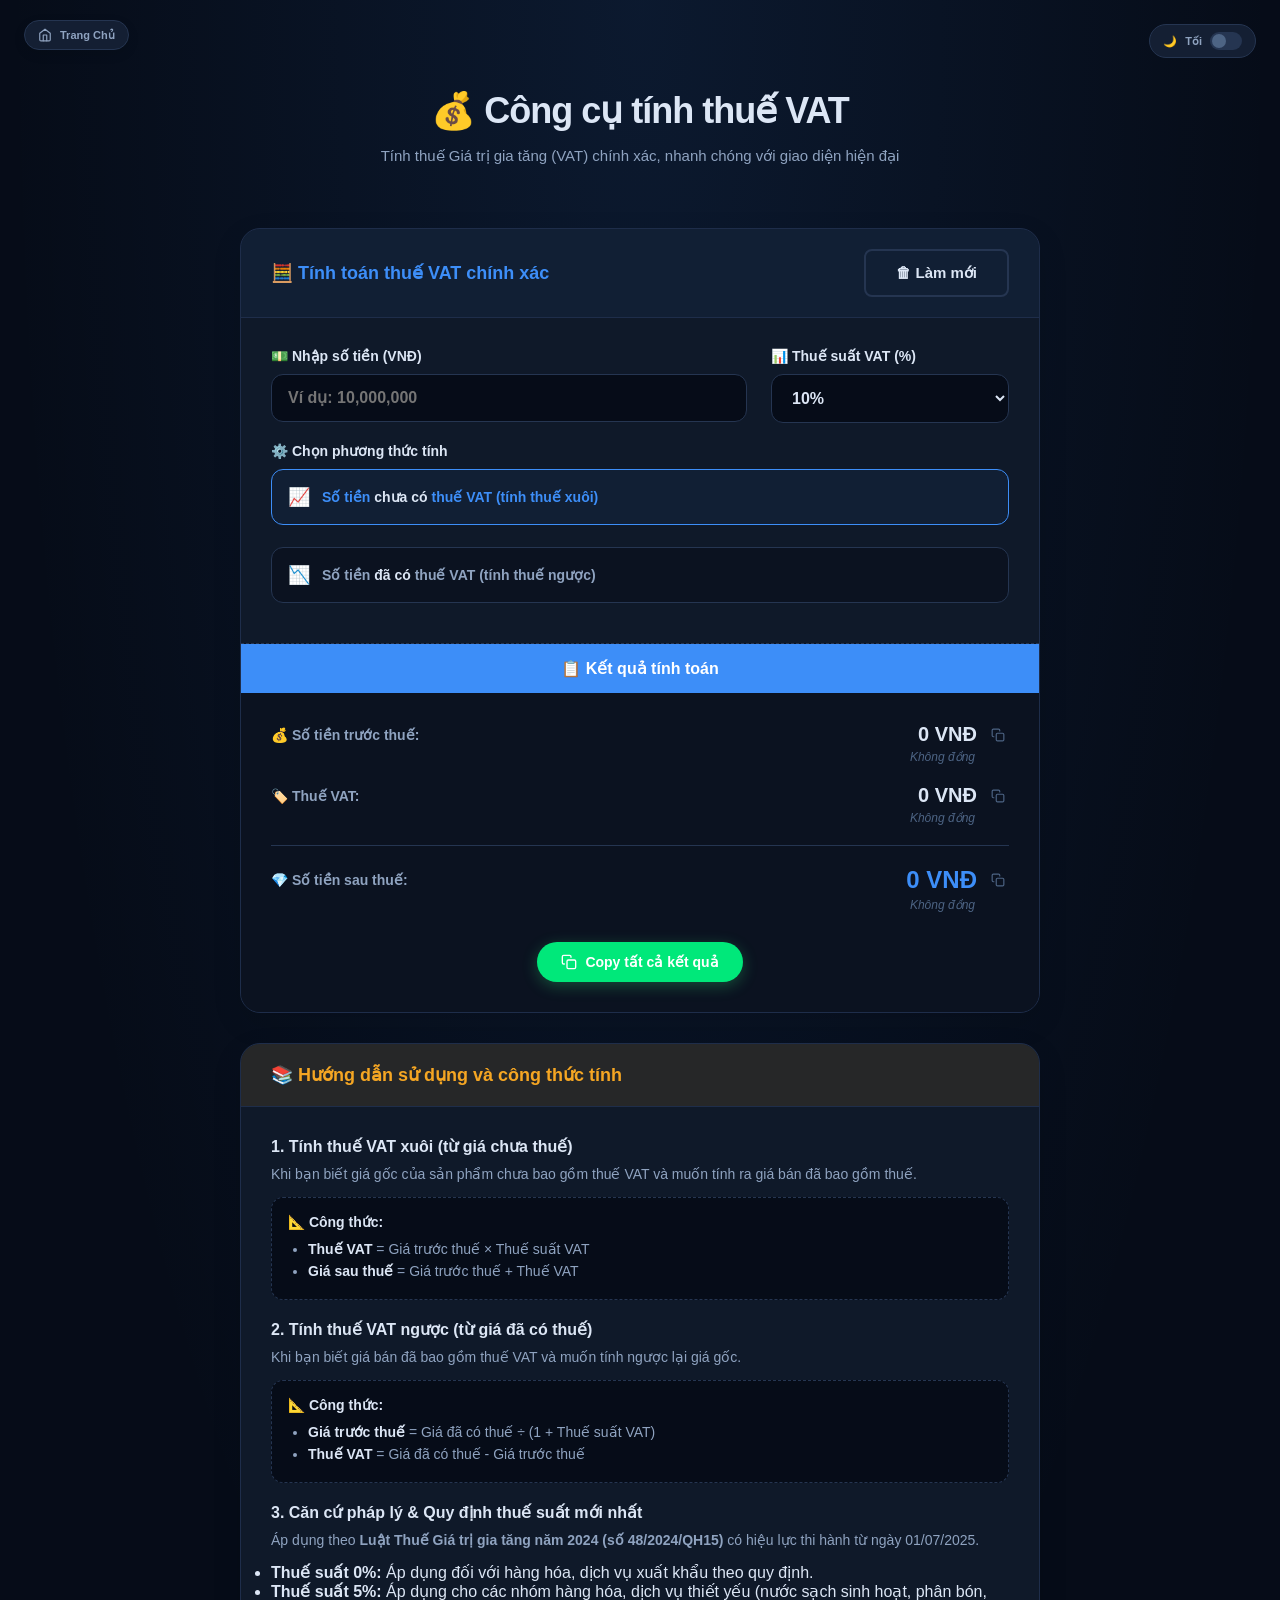
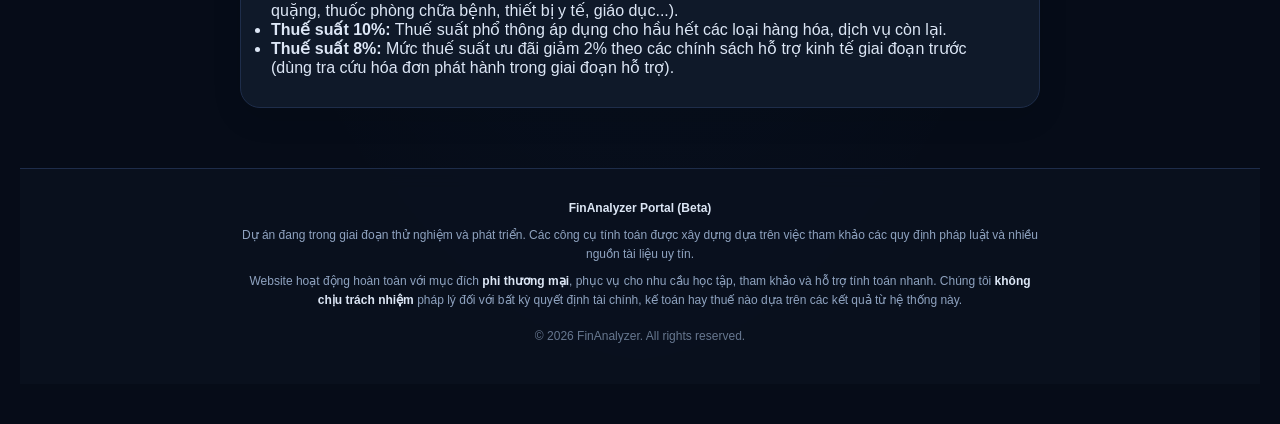
<file: vat/index.html>
<!DOCTYPE html>
<html lang="vi" data-theme="dark">
<head>
  <!-- Google tag (gtag.js) -->
  <script async src="https://www.googletagmanager.com/gtag/js?id=G-2BHS6W5JLH"></script>
  <script>
    window.dataLayer = window.dataLayer || [];
    function gtag(){dataLayer.push(arguments);}
    gtag('js', new Date());

    gtag('config', 'G-2BHS6W5JLH');
  </script>
  <meta charset="UTF-8">
  <meta name="viewport" content="width=device-width, initial-scale=1.0">
  <title>Công cụ tính thuế VAT | FinAnalyzer Portal</title>
  <link rel="apple-touch-icon" sizes="180x180" href="../favicon_io/apple-touch-icon.png">
  <link rel="icon" type="image/png" sizes="32x32" href="../favicon_io/favicon-32x32.png">
  <link rel="icon" type="image/png" sizes="16x16" href="../favicon_io/favicon-16x16.png">
  <link rel="shortcut icon" href="../favicon_io/favicon.ico">
  <link href="https://fonts.googleapis.com/css2?family=Inter:wght@400;500;600;700;800&family=Lexend:wght@600;700;800&display=swap" rel="stylesheet">
  <link rel="stylesheet" href="../style.css?v=20261106">
  <link rel="stylesheet" href="style.css?v=20261106">
    <script async src="https://pagead2.googlesyndication.com/pagead/js/adsbygoogle.js?client=ca-pub-7233790992400404"
     crossorigin="anonymous"></script>
</head>
<body>

  <a href="../" title="Trở về Trang Chủ" class="float-home-btn">
    <svg width="14" height="14" viewBox="0 0 24 24" fill="none" stroke="currentColor" stroke-width="2" stroke-linecap="round" stroke-linejoin="round"><path d="M3 9l9-7 9 7v11a2 2 0 0 1-2 2H5a2 2 0 0 1-2-2z"></path><polyline points="9 22 9 12 15 12 15 22"></polyline></svg>
    <span>Trang Chủ</span>
  </a>

  <button class="theme-float" onclick="toggleTheme()" title="Chuyển đổi giao diện sáng/tối">
    <span id="themeIcon">🌙</span>
    <span id="themeLabel">Tối</span>
    <div class="theme-track">
      <div class="theme-thumb"></div>
    </div>
  </button>

  <div class="container vat-container">
    <div class="header">
      <h1 class="title" style="margin-top: 10px;">💰 Công cụ tính thuế VAT</h1>
      <p class="subtitle">Tính thuế Giá trị gia tăng (VAT) chính xác, nhanh chóng với giao diện hiện đại</p>
    </div>

    <!-- Khối Tính Toán -->
    <div class="vat-card">
      <div class="card-header main-header" style="display:flex; justify-content:space-between; align-items:center;">
        <h2>🧮 Tính toán thuế VAT chính xác</h2>
        <button type="button" class="btn-reset-large" onclick="clearData()">🗑 Làm mới</button>
      </div>
      <div class="card-body">
        
        <div class="input-grid">
          <!-- Nhập số tiền -->
          <div class="input-group">
            <label>💵 Nhập số tiền (VNĐ)</label>
            <input type="text" id="vat-amount" class="number-format" placeholder="Ví dụ: 10,000,000" autocomplete="off">
          </div>
          <!-- Thuế suất -->
          <div class="input-group">
            <label>📊 Thuế suất VAT (%)</label>
            <select id="vat-rate">
              <option value="10" selected>10%</option>
              <option value="8">8%</option>
              <option value="5">5%</option>
              <option value="0">0%</option>
            </select>
          </div>
        </div>

        <!-- Phương thức tính -->
        <div class="input-group mt-20">
          <label>⚙️ Chọn phương thức tính</label>
          <div class="radio-options">
            <label class="radio-card">
              <input type="radio" name="vat-method" value="forward" checked>
              <div class="radio-content">
                <span class="radio-icon">📈</span>
                <span class="radio-text">Số tiền <b>chưa có</b> thuế VAT (tính thuế xuôi)</span>
              </div>
            </label>
            <label class="radio-card">
              <input type="radio" name="vat-method" value="backward">
              <div class="radio-content">
                <span class="radio-icon">📉</span>
                <span class="radio-text">Số tiền <b>đã có</b> thuế VAT (tính thuế ngược)</span>
              </div>
            </label>
          </div>
        </div>

      </div>

      <!-- Khối Kết Quả -->
      <div class="result-section">
        <div class="result-header">
          <h3>📋 Kết quả tính toán</h3>
        </div>
        <div class="result-body" id="result-container">
          
          <div class="result-row">
            <div class="result-label">💰 Số tiền trước thuế:</div>
            <div class="result-value-group">
              <div class="result-number" id="res-before">0 VNĐ</div>
              <button class="copy-btn" data-target="res-before" title="Copy số tiền">
                <svg width="14" height="14" viewBox="0 0 24 24" fill="none" stroke="currentColor" stroke-width="2" stroke-linecap="round" stroke-linejoin="round"><rect x="9" y="9" width="13" height="13" rx="2" ry="2"></rect><path d="M5 15H4a2 2 0 0 1-2-2V4a2 2 0 0 1 2-2h9a2 2 0 0 1 2 2v1"></path></svg>
              </button>
            </div>
          </div>
          <div class="result-words" id="words-before">Không đồng</div>

          <div class="result-row">
            <div class="result-label">🏷️ Thuế VAT:</div>
            <div class="result-value-group">
              <div class="result-number" id="res-tax">0 VNĐ</div>
              <button class="copy-btn" data-target="res-tax" title="Copy số tiền">
                <svg width="14" height="14" viewBox="0 0 24 24" fill="none" stroke="currentColor" stroke-width="2" stroke-linecap="round" stroke-linejoin="round"><rect x="9" y="9" width="13" height="13" rx="2" ry="2"></rect><path d="M5 15H4a2 2 0 0 1-2-2V4a2 2 0 0 1 2-2h9a2 2 0 0 1 2 2v1"></path></svg>
              </button>
            </div>
          </div>
          <div class="result-words" id="words-tax">Không đồng</div>

          <div class="result-row highlight-row">
            <div class="result-label">💎 Số tiền sau thuế:</div>
            <div class="result-value-group">
              <div class="result-number highlight-number" id="res-after">0 VNĐ</div>
              <button class="copy-btn" data-target="res-after" title="Copy số tiền">
                <svg width="14" height="14" viewBox="0 0 24 24" fill="none" stroke="currentColor" stroke-width="2" stroke-linecap="round" stroke-linejoin="round"><rect x="9" y="9" width="13" height="13" rx="2" ry="2"></rect><path d="M5 15H4a2 2 0 0 1-2-2V4a2 2 0 0 1 2-2h9a2 2 0 0 1 2 2v1"></path></svg>
              </button>
            </div>
          </div>
          <div class="result-words" id="words-after">Không đồng</div>

          <div class="copy-all-wrapper">
            <button class="copy-all-btn" id="btn-copy-all">
              <svg width="16" height="16" viewBox="0 0 24 24" fill="none" stroke="currentColor" stroke-width="2" stroke-linecap="round" stroke-linejoin="round"><rect x="9" y="9" width="13" height="13" rx="2" ry="2"></rect><path d="M5 15H4a2 2 0 0 1-2-2V4a2 2 0 0 1 2-2h9a2 2 0 0 1 2 2v1"></path></svg>
              Copy tất cả kết quả
            </button>
          </div>
        </div>
      </div>
    </div> <!-- End vat-card -->

    <!-- Khối Hướng Dẫn -->
    <div class="vat-guide-card">
      <div class="card-header guide-header">
        <h2>📚 Hướng dẫn sử dụng và công thức tính</h2>
      </div>
      <div class="guide-body">
        
        <div class="guide-item">
          <h3>1. Tính thuế VAT xuôi (từ giá chưa thuế)</h3>
          <p>Khi bạn biết giá gốc của sản phẩm chưa bao gồm thuế VAT và muốn tính ra giá bán đã bao gồm thuế.</p>
          <div class="formula-box">
            <div class="box-title">📐 Công thức:</div>
            <ul>
              <li><b>Thuế VAT</b> = Giá trước thuế × Thuế suất VAT</li>
              <li><b>Giá sau thuế</b> = Giá trước thuế + Thuế VAT</li>
            </ul>
          </div>
        </div>

        <div class="guide-item mt-20">
          <h3>2. Tính thuế VAT ngược (từ giá đã có thuế)</h3>
          <p>Khi bạn biết giá bán đã bao gồm thuế VAT và muốn tính ngược lại giá gốc.</p>
          <div class="formula-box">
            <div class="box-title">📐 Công thức:</div>
            <ul>
              <li><b>Giá trước thuế</b> = Giá đã có thuế ÷ (1 + Thuế suất VAT)</li>
              <li><b>Thuế VAT</b> = Giá đã có thuế - Giá trước thuế</li>
            </ul>
          </div>
        </div>

        <div class="guide-item mt-20">
          <h3>3. Căn cứ pháp lý &amp; Quy định thuế suất mới nhất</h3>
          <p>Áp dụng theo <b>Luật Thuế Giá trị gia tăng năm 2024 (số 48/2024/QH15)</b> có hiệu lực thi hành từ ngày 01/07/2025.</p>
          <ul>
            <li><b>Thuế suất 0%:</b> Áp dụng đối với hàng hóa, dịch vụ xuất khẩu theo quy định.</li>
            <li><b>Thuế suất 5%:</b> Áp dụng cho các nhóm hàng hóa, dịch vụ thiết yếu (nước sạch sinh hoạt, phân bón, quặng, thuốc phòng chữa bệnh, thiết bị y tế, giáo dục...).</li>
            <li><b>Thuế suất 10%:</b> Thuế suất phổ thông áp dụng cho hầu hết các loại hàng hóa, dịch vụ còn lại.</li>
            <li><b>Thuế suất 8%:</b> Mức thuế suất ưu đãi giảm 2% theo các chính sách hỗ trợ kinh tế giai đoạn trước (dùng tra cứu hóa đơn phát hành trong giai đoạn hỗ trợ).</li>
          </ul>
        </div>

      </div>
    </div> <!-- End guide-card -->

  </div> <!-- End container -->

  <!-- Toast Notification -->
  <div id="toast" class="toast">Đã copy vào bộ nhớ tạm!</div>

  <footer class="site-footer">
    <div class="footer-content">
      <p><strong>FinAnalyzer Portal (Beta)</strong></p>
      <p>Dự án đang trong giai đoạn thử nghiệm và phát triển. Các công cụ tính toán được xây dựng dựa trên việc tham khảo các quy định pháp luật và nhiều nguồn tài liệu uy tín.</p>
      <p>Website hoạt động hoàn toàn với mục đích <strong>phi thương mại</strong>, phục vụ cho nhu cầu học tập, tham khảo và hỗ trợ tính toán nhanh. Chúng tôi <strong>không chịu trách nhiệm</strong> pháp lý đối với bất kỳ quyết định tài chính, kế toán hay thuế nào dựa trên các kết quả từ hệ thống này.</p>
      <p class="footer-copyright">© 2026 FinAnalyzer. All rights reserved.</p>
    </div>
  </footer>

  <script src="../script.js?v=20261106"></script>
  <script src="script.js?v=20261106"></script>
  <script src="../app_events.js?v=20261106"></script>
</body>
</html>
</file>
<file: style.css>
/* ════════════════ ROOT – DARK (default) ════════════════ */
    :root{
      --bg:#060c18;--bg2:#0b1220;--bg3:#111c30;
      --card:#0f1929;--card2:#141f33;
      --border:#1e2d4a;--border2:#253551;
      --gold:#f5a623;--gold2:#ffc84a;
      --green:#00e87a;--blue:#3d8ef8;--purple:#a78bfa;
      --text:#dce6f5;--text2:#8fa3c0;--text3:#4d6484;
      --sans:'Be Vietnam Pro',sans-serif;
      color-scheme: dark;
    }

    /* ════════════════ LIGHT THEME ════════════════ */
    html[data-theme="light"]{
      --bg:#f0f4fa;--bg2:#e8eef8;--bg3:#dde5f3;
      --card:#ffffff;--card2:#f7f9fd;
      --border:#d0daea;--border2:#b8c8e0;
      --gold:#d4820a;--gold2:#e8950f;
      --green:#0a7c42;--blue:#1a5fba;--purple:#6d4fc7;
      --text:#0d1b2e;--text2:#374d6e;--text3:#6b82a0;
      color-scheme: light;
    }

    *, *::before, *::after {
      transition: background-color 0.3s ease, border-color 0.3s ease, color 0.3s ease, box-shadow 0.3s ease;
      margin: 0; padding: 0; box-sizing: border-box;
    }
    
    body {
      font-family: var(--sans); background: var(--bg); color: var(--text);
      min-height: 100vh; display: flex; flex-direction: column;
      align-items: center; justify-content: center;
      background-image: radial-gradient(ellipse at 50% 0%, rgba(61,142,248,0.1) 0%, transparent 70%);
      padding: 80px 20px 40px 20px; position: relative; overflow-x: hidden;
    }

    .container {
      max-width: 1000px; width: 100%; z-index: 1; position: relative;
    }

    .header { text-align: center; margin-bottom: 60px; }
    .logo-mark {
      width: 64px; height: 64px; margin: 0 auto 24px;
      background: linear-gradient(135deg, var(--gold), #e08800);
      border-radius: 18px; display: flex; align-items: center; justify-content: center;
      font-size: 28px; font-weight: 900; color: #060c18;
      box-shadow: 0 0 40px rgba(245,166,35,0.4), 0 0 80px rgba(245,166,35,0.15);
    }
    .title { font-size: 36px; font-weight: 900; letter-spacing: -1px; margin-bottom: 12px; }
    .subtitle { font-size: 15px; color: var(--text2); line-height: 1.6; max-width: 600px; margin: 0 auto; }

    .grid {
      display: grid; grid-template-columns: repeat(auto-fit, minmax(300px, 1fr));
      gap: 24px;
    }

    .card {
      background: rgba(11,18,32,0.8);
      border: 1px solid var(--border); border-radius: 20px;
      padding: 32px 24px; text-decoration: none; color: var(--text);
      transition: all 0.3s ease; backdrop-filter: blur(10px);
      display: flex; flex-direction: column; position: relative; overflow: hidden;
    }
    html[data-theme="light"] .card { background: rgba(255,255,255,0.85); }

    .card:hover {
      transform: translateY(-5px);
      border-color: var(--blue);
      box-shadow: 0 20px 40px rgba(0,0,0,0.2), inset 0 0 0 1px rgba(61,142,248,0.2);
    }
    .card:nth-child(1):hover { border-color: var(--gold); box-shadow: 0 20px 40px rgba(0,0,0,0.2), inset 0 0 0 1px rgba(245,166,35,0.2); }
    .card:nth-child(2):hover { border-color: var(--green); box-shadow: 0 20px 40px rgba(0,0,0,0.2), inset 0 0 0 1px rgba(0,232,122,0.2); }
    .card:nth-child(3):hover { border-color: var(--purple); box-shadow: 0 20px 40px rgba(0,0,0,0.2), inset 0 0 0 1px rgba(167,139,250,0.2); }
    .card:nth-child(4):hover { border-color: var(--blue); box-shadow: 0 20px 40px rgba(0,0,0,0.2), inset 0 0 0 1px rgba(61,142,248,0.2); }
    .card:nth-child(5):hover { border-color: #e74c3c; box-shadow: 0 20px 40px rgba(0,0,0,0.2), inset 0 0 0 1px rgba(231,76,60,0.2); }
    .card:nth-child(6):hover { border-color: #2ecc71; box-shadow: 0 20px 40px rgba(0,0,0,0.2), inset 0 0 0 1px rgba(46,204,113,0.2); }
    .card:nth-child(7):hover { border-color: #f1c40f; box-shadow: 0 20px 40px rgba(0,0,0,0.2), inset 0 0 0 1px rgba(241,196,15,0.2); }
    .card:nth-child(8):hover { border-color: #e67e22; box-shadow: 0 20px 40px rgba(0,0,0,0.2), inset 0 0 0 1px rgba(230,126,34,0.2); }
    .card:nth-child(9):hover { border-color: #fd79a8; box-shadow: 0 20px 40px rgba(0,0,0,0.2), inset 0 0 0 1px rgba(253,121,168,0.2); }
    .card:nth-child(10):hover { border-color: #00b894; box-shadow: 0 20px 40px rgba(0,0,0,0.2), inset 0 0 0 1px rgba(0,184,148,0.2); }

    .card-icon {
      width: 48px; height: 48px; border-radius: 14px;
      display: flex; align-items: center; justify-content: center;
      font-size: 24px; margin-bottom: 20px;
    }
    .card:nth-child(1) .card-icon { background: rgba(245,166,35,0.1); color: var(--gold); }
    .card:nth-child(2) .card-icon { background: rgba(0,232,122,0.1); color: var(--green); }
    .card:nth-child(3) .card-icon { background: rgba(167,139,250,0.1); color: var(--purple); }
    .card:nth-child(4) .card-icon { background: rgba(61,142,248,0.1); color: var(--blue); }
    .card:nth-child(5) .card-icon { background: rgba(231,76,60,0.1); color: #e74c3c; } /* Đỏ cho VAT */
    .card:nth-child(6) .card-icon { background: rgba(46,204,113,0.1); color: #2ecc71; } /* Xanh ngọc cho BHXH */
    .card:nth-child(7) .card-icon { background: rgba(241,196,15,0.1); color: #f1c40f; } /* Vàng cho Gross-Net */
    .card:nth-child(8) .card-icon { background: rgba(230,126,34,0.1); color: #e67e22; } /* Cam cho BHTN */
    .card:nth-child(9) .card-icon { background: rgba(253,121,168,0.1); color: #fd79a8; } /* Hồng cho Thai Sản */
    .card:nth-child(10) .card-icon { background: rgba(0,184,148,0.1); color: #00b894; } /* Xanh ngọc cho Lãi Vay */
    .card:nth-child(11) .card-icon { background: rgba(169,59,141,0.1); color: #a93b8d; } /* Tím hồng cho Khả Năng Vay */
    .card:nth-child(12) .card-icon { background: rgba(9,132,227,0.1); color: #0984e3; } /* Xanh biển cho Tiết Kiệm */

    .card-usage {
      position: absolute;
      top: 32px;
      right: 24px;
      background: rgba(255, 255, 255, 0.05);
      border: 1px solid var(--border2);
      color: var(--text2);
      padding: 4px 10px;
      border-radius: 20px;
      font-size: 11px;
      font-weight: 700;
      display: flex;
      align-items: center;
      gap: 4px;
      pointer-events: none;
    }
    html[data-theme="light"] .card-usage {
      background: rgba(0, 0, 0, 0.03);
      color: var(--text3);
    }

    .card-title { font-size: 18px; font-weight: 800; margin-bottom: 10px; }
    .card-desc { font-size: 13px; color: var(--text2); line-height: 1.6; flex: 1; }
    .card-action {
      margin-top: 24px; font-size: 13px; font-weight: 700;
      display: flex; align-items: center; gap: 6px;
    }
    .card:nth-child(1) .card-action { color: var(--gold); }
    .card:nth-child(2) .card-action { color: var(--green); }
    .card:nth-child(3) .card-action { color: var(--purple); }
    .card:nth-child(4) .card-action { color: var(--blue); }
    .card:nth-child(5) .card-action { color: #e74c3c; }
    .card:nth-child(6) .card-action { color: #2ecc71; }
    .card:nth-child(7) .card-action { color: #f1c40f; }
    .card:nth-child(8) .card-action { color: #e67e22; }
    .card:nth-child(9) .card-action { color: #fd79a8; }
    .card:nth-child(10) .card-action { color: #00b894; }
    .card:nth-child(11) .card-action { color: #a93b8d; }
    .card:nth-child(12) .card-action { color: #0984e3; }
    .card:hover .card-action i { transform: translateX(4px); }
    .card-action i { transition: transform 0.2s; font-style: normal; }

    /* Theme toggle */
    .theme-float {
      position: fixed; top: 24px; right: 24px; z-index: 500;
      display: inline-flex; align-items: center; gap: 8px;
      padding: 7px 13px; border-radius: 20px; cursor: pointer;
      border: 1.5px solid var(--border2); background: var(--card2);
      color: var(--text2); font-size: 11px; font-weight: 700;
      transition: all 0.2s ease; user-select: none; font-family: var(--sans);
    }
    .theme-float:hover { border-color: var(--gold); color: var(--gold); background: rgba(245,166,35,0.06); }
    .theme-track { width: 32px; height: 18px; border-radius: 9px; background: var(--border2); position: relative; transition: background 0.3s ease; }
    html[data-theme="light"] .theme-track { background: var(--gold); }
    .theme-thumb {
      position: absolute; top: 2px; left: 2px; width: 14px; height: 14px; border-radius: 50%;
      background: var(--text3); transition: transform 0.25s cubic-bezier(.34,1.56,.64,1), background 0.3s;
    }
    html[data-theme="light"] .theme-thumb { transform: translateX(14px); background: #fff; }

    html[data-theme="light"] .theme-thumb { transform: translateX(14px); background: #fff; }

    /* Float Home Button */
    .float-home-btn {
      position: fixed; top: 20px; left: 24px; z-index: 9999; 
      display: inline-flex; align-items: center; gap: 8px; 
      padding: 7px 13px; border-radius: 20px; cursor: pointer; 
      border: 1.5px solid var(--border2); background: var(--card2); 
      color: var(--text2); font-size: 11px; font-weight: 700; 
      font-family: var(--sans); text-decoration: none; 
      transition: all 0.2s ease; box-shadow: 0 4px 12px rgba(0,0,0,0.1);
    }
    .float-home-btn:hover {
      border-color: var(--gold); color: var(--gold); background: rgba(245,166,35,0.06);
    }
    
    /* Các class CSS dùng chung cho Báo cáo / Report */
    /* Progress Bar */
    .tax-progress-bar {
      display: flex; height: 24px; border-radius: 12px; overflow: hidden; margin-top: 20px;
    }
    .segment { transition: width 0.8s ease-in-out; }
    .segment-net { background-color: #2ed573; }
    .segment-ins { background-color: #f5a623; }
    .segment-tax { background-color: #ff4757; }
    
    /* Legend */
    .tax-legend {
      display: flex; gap: 20px; margin-top: 15px; justify-content: center; flex-wrap: wrap;
    }
    .legend-item { display: flex; align-items: center; gap: 6px; font-size: 13px; font-weight: 600; color: var(--text2); }
    .color-dot { width: 12px; height: 12px; border-radius: 50%; }
    .dot-net { background-color: #2ed573; }
    .dot-ins { background-color: #f5a623; }
    .dot-tax { background-color: #ff4757; }
    
    /* Breakdown Table */
    .tax-breakdown-table {
      width: 100%; border-collapse: collapse; margin-top: 20px; border: 1px solid var(--border2); border-radius: 8px; overflow: hidden;
    }
    .b-row { display: flex; border-bottom: 1px solid var(--border2); padding: 12px 16px; font-size: 14px; }
    .b-row:last-child { border-bottom: none; }
    .b-header { background: var(--bg); font-weight: 700; color: var(--text2); }
    .b-main { font-weight: 700; color: var(--text); background: rgba(0,0,0,0.1); }
    .tax-breakdown-table .b-col-name { flex: 1; }
    .tax-breakdown-table .b-col-val { font-weight: 600; }

    /* Input With Suffix Global */
    .input-with-suffix {
      position: relative;
      display: inline-block;
      width: 100%;
    }
    .input-with-suffix input[type="number"] {
      padding-right: 75px !important;
    }
    .input-with-suffix .suffix {
      position: absolute;
      right: 15px;
      top: 50%;
      transform: translateY(-50%);
      font-size: 13px;
      color: var(--text3);
      font-weight: 600;
      pointer-events: none;
      user-select: none;
    }
    .input-with-suffix input[type="number"] ~ .suffix {
      right: 32px !important;
    }

    .help-icon {
      display: inline-flex;
      align-items: center;
      justify-content: center;
      width: 16px;
      height: 16px;
      border-radius: 50%;
      background: rgba(255, 255, 255, 0.2);
      color: inherit;
      font-size: 11px;
      font-weight: bold;
      cursor: help;
      margin-left: 5px;
    }
    html[data-theme="light"] .help-icon {
      background: rgba(0, 0, 0, 0.1);
    }

    /* Footer */
    .site-footer {
      width: 100%; margin-top: 60px; padding: 30px 20px;
      border-top: 1px solid var(--border); background: rgba(11,18,32,0.8);
      backdrop-filter: blur(10px); text-align: center;
      color: var(--text2); font-size: 12px; line-height: 1.6;
    }
    html[data-theme="light"] .site-footer { background: rgba(255,255,255,0.85); }
    .site-footer .footer-content { max-width: 800px; margin: 0 auto; }
    .site-footer strong { color: var(--text); font-weight: 700; }
    .site-footer p { margin-bottom: 8px; }
    .site-footer .footer-copyright { margin-top: 16px; opacity: 0.7; }

    /* Responsive adjustments for mobile screens */
    @media (max-width: 768px) {
      body {
        padding: 60px 12px 30px 12px;
      }
      .float-home-btn {
        position: absolute;
        top: 14px;
        left: 12px;
        padding: 6px 11px;
        font-size: 11px;
      }
      .theme-float {
        position: absolute;
        top: 14px;
        right: 12px;
        padding: 6px 11px;
        font-size: 11px;
      }
      .header {
        margin-top: 15px;
        margin-bottom: 25px;
      }
      .title {
        font-size: 22px;
        line-height: 1.35;
      }
      .subtitle {
        font-size: 13px;
        margin-top: 10px;
        line-height: 1.5;
      }
      .grid {
        grid-template-columns: 1fr;
        gap: 16px;
      }
      .card {
        padding: 24px 18px;
        border-radius: 16px;
      }
      .form-actions {
        flex-direction: column !important;
        width: 100%;
        gap: 12px !important;
      }
      .form-actions button, .form-actions .btn-action, .form-actions .btn-calculate-large, .form-actions .btn-reset-large {
        width: 100% !important;
      }
      .btn-calculate-large, .btn-reset-large {
        width: 100%;
        box-sizing: border-box;
        padding: 13px 20px;
        font-size: 14px;
      }
      .tax-breakdown-table .b-row {
        padding: 10px 12px;
        font-size: 13px;
        gap: 8px;
      }
      .tax-breakdown-table .b-col-name {
        font-size: 13px;
        word-break: break-word;
      }
      .tax-breakdown-table .b-col-val {
        font-size: 13px;
        white-space: nowrap;
        margin-left: 8px;
        text-align: right;
      }
      .tax-report {
        padding: 18px 12px !important;
      }
    }

    /* Standardized Global Buttons */
    .btn-calculate-large {
      color: white;
      background: var(--blue);
      border: none;
      padding: 15px 40px;
      font-size: 15px;
      font-weight: 700;
      border-radius: 8px;
      cursor: pointer;
      transition: all 0.3s;
      box-shadow: 0 4px 15px rgba(0,0,0,0.1);
      display: inline-flex;
      align-items: center;
      justify-content: center;
    }
    .btn-calculate-large:hover {
      filter: brightness(1.1);
      transform: translateY(-2px);
      box-shadow: 0 6px 20px rgba(0,0,0,0.15);
    }

    .btn-reset-large {
      color: var(--text);
      background: transparent;
      border: 2px solid var(--border2);
      padding: 13px 30px;
      font-size: 15px;
      font-weight: 700;
      border-radius: 8px;
      cursor: pointer;
      transition: all 0.3s;
      display: inline-flex;
      align-items: center;
      justify-content: center;
    }
    .btn-reset-large:hover {
      border-color: var(--text2);
      color: var(--text2);
      transform: translateY(-2px);
    }
</file>
<file: gross-net/style.css>
/* Style riêng cho Gross - Net Tool */

.gn-card {
  background: var(--card);
  border: 1px solid var(--border);
  border-radius: 12px;
  overflow: hidden;
  box-shadow: 0 4px 20px rgba(0,0,0,0.05);
}

.gn-form {
  padding: 30px;
}

.form-row {
  display: flex;
  align-items: flex-start;
  gap: 20px;
}

.form-label {
  flex: 0 0 200px;
  font-size: 14px;
  font-weight: 700;
  color: var(--text);
  padding-top: 10px;
}

.form-input {
  flex: 1;
}

/* Radio layout */
.radio-grid-2 {
  display: grid;
  grid-template-columns: 1fr 1fr;
  gap: 15px;
}

.radio-grid-4 {
  display: flex;
  gap: 20px;
  align-items: center;
  padding-top: 10px;
}

.radio-group-vertical {
  display: flex;
  flex-direction: column;
  gap: 15px;
}

.radio-item {
  display: flex;
  align-items: center;
  gap: 8px;
  font-size: 13px;
  color: var(--text2);
  cursor: pointer;
}

.radio-item input[type="radio"] {
  accent-color: var(--blue);
  width: 16px;
  height: 16px;
  cursor: pointer;
}

.radio-item span {
  display: inline-block;
  line-height: 1.4;
}

.text-mute {
  color: var(--gold);
  font-style: italic;
}

/* Inputs */
.input-with-suffix {
  position: relative;
  display: inline-block;
  width: 100%;
  max-width: 300px;
}

.input-with-suffix input {
  width: 100%;
  padding: 10px 50px 10px 15px;
  border-radius: 6px;
  border: 1px solid var(--border2);
  background: var(--bg);
  color: var(--text);
  font-family: var(--sans);
  font-size: 14px;
  outline: none;
  transition: all 0.2s;
}

.input-with-suffix input[type="number"] {
  padding-right: 75px;
}

.input-with-suffix input:focus {
  border-color: var(--blue);
}

.input-with-suffix input:disabled {
  background: var(--bg2);
  cursor: not-allowed;
  opacity: 0.7;
}

.input-with-suffix .suffix {
  position: absolute;
  right: 15px;
  top: 50%;
  transform: translateY(-50%);
  font-size: 13px;
  color: var(--text3);
  font-weight: 600;
  pointer-events: none;
  user-select: none;
}

/* Đặt nhãn đơn vị dịch sang bên trái để không che nút tăng giảm của input số */
.input-with-suffix input[type="number"] ~ .suffix {
  right: 32px;
}

.short-input {
  max-width: 160px;
}

.inline-input {
  max-width: 200px;
  margin-left: 10px;
}

/* Chuyển đổi chế độ nhập Thu nhập: VNĐ vs Hệ số lương */
.income-header-row {
  display: flex;
  justify-content: space-between;
  align-items: center;
  margin-bottom: 8px;
  flex-wrap: wrap;
  gap: 8px;
}

.mode-toggle-group {
  display: inline-flex;
  background: var(--bg2);
  border: 1px solid var(--border2);
  border-radius: 20px;
  padding: 2px;
  gap: 3px;
}

.mode-toggle-btn {
  background: transparent;
  border: none;
  padding: 4px 12px;
  border-radius: 16px;
  font-size: 11.5px;
  font-weight: 600;
  color: var(--text2);
  cursor: pointer;
  transition: all 0.2s ease;
  font-family: var(--sans);
}

.mode-toggle-btn.active {
  background: var(--blue);
  color: #fff;
  box-shadow: 0 2px 8px rgba(61,142,248,0.35);
}

.heso-inputs-row {
  display: flex;
  gap: 12px;
}

.heso-field {
  flex: 1;
  display: flex;
  flex-direction: column;
  gap: 6px;
}

.heso-field label {
  font-size: 12px;
  color: var(--text2);
  font-weight: 600;
}

.heso-field input {
  width: 100%;
  padding: 10px 14px;
  border-radius: 6px;
  border: 1px solid var(--border2);
  background: var(--bg);
  color: var(--text);
  font-family: var(--sans);
  font-size: 14px;
  outline: none;
  transition: border-color 0.2s;
}

.heso-field input:focus {
  border-color: var(--blue);
}

.heso-calc-preview {
  margin-top: 8px;
  font-size: 12.5px;
  color: var(--text2);
  background: rgba(61,142,248,0.08);
  border: 1px dashed var(--blue);
  border-radius: 6px;
  padding: 8px 12px;
  line-height: 1.5;
}

/* Lương đóng bảo hiểm - Nhóm radio ngang */
.radio-group-ins {
  display: flex;
  gap: 20px;
  align-items: center;
  flex-wrap: wrap;
  padding-top: 8px;
}

/* Tùy chọn nâng cao (Accordion) */
.more-options-box {
  background: var(--card2);
  border: 1px solid var(--border2);
  border-radius: 10px;
  overflow: hidden;
  margin-top: 25px;
  transition: border-color 0.2s;
}

.more-options-box:hover {
  border-color: var(--blue);
}

.opt-box-header {
  width: 100%;
  display: flex;
  justify-content: space-between;
  align-items: center;
  padding: 13px 18px;
  background: transparent;
  border: none;
  color: var(--text);
  cursor: pointer;
  text-align: left;
  font-family: var(--sans);
}

.opt-header-title {
  display: flex;
  align-items: center;
  gap: 10px;
}

.opt-icon {
  font-size: 15px;
}

.opt-title-text {
  font-size: 13.5px;
  font-weight: 700;
  color: var(--text);
}

.opt-arrow-icon {
  font-size: 13px;
  color: var(--text3);
  transition: transform 0.25s ease;
  font-weight: bold;
}

.more-options-box.open .opt-arrow-icon {
  transform: rotate(180deg);
}

.opt-box-body {
  display: none;
  padding: 18px 20px 22px;
  border-top: 1px solid var(--border2);
  background: rgba(0,0,0,0.15);
}

.more-options-box.open .opt-box-body {
  display: block;
}

.opt-fields-grid {
  display: grid;
  grid-template-columns: 1fr 1fr;
  gap: 16px 22px;
}

.opt-field-group {
  display: flex;
  flex-direction: column;
  gap: 6px;
}

.opt-span-2 {
  grid-column: span 2;
}

.opt-field-title {
  font-size: 12.5px;
  font-weight: 700;
  color: var(--text);
  display: flex;
  align-items: center;
  gap: 6px;
  min-height: 22px;
  line-height: 1.35;
}

.info-tooltip-icon {
  display: inline-flex;
  align-items: center;
  justify-content: center;
  width: 16px;
  height: 16px;
  border-radius: 50%;
  background: rgba(61, 142, 248, 0.15);
  color: var(--blue);
  font-size: 11px;
  font-weight: bold;
  cursor: help;
  user-select: none;
  flex-shrink: 0;
  transition: all 0.2s ease;
}

.info-tooltip-icon:hover {
  background: var(--blue);
  color: #fff;
  transform: scale(1.1);
}

.opt-check-card {
  width: 100%;
  min-height: 42px;
  background: var(--bg);
  border: 1px solid var(--border2);
  border-radius: 6px;
  padding: 8px 12px;
  display: flex;
  align-items: center;
  transition: border-color 0.2s ease, box-shadow 0.2s ease;
}

.opt-check-card:hover,
.opt-check-card:focus-within {
  border-color: var(--blue);
}

.opt-check-card .checkbox-item {
  width: 100%;
  margin: 0;
}

.opt-sublabel-note {
  font-size: 11.5px;
  color: var(--text3);
  line-height: 1.4;
}

.opt-sublabel-text {
  font-size: 12px;
  color: var(--text2);
  margin-bottom: 6px;
  display: block;
}

.opt-select-control {
  width: 100%;
  padding: 10px 12px;
  border-radius: 6px;
  border: 1px solid var(--border2);
  background: var(--bg);
  color: var(--text);
  font-size: 13px;
  outline: none;
  font-family: var(--sans);
  transition: border-color 0.2s;
}

.opt-select-control:focus {
  border-color: var(--blue);
}

.checkbox-item {
  display: flex;
  align-items: center;
  gap: 8px;
  font-size: 12.5px;
  color: var(--text2);
  cursor: pointer;
  user-select: none;
  line-height: 1.4;
}

.checkbox-item input[type="checkbox"] {
  accent-color: var(--blue);
  width: 16px;
  height: 16px;
  cursor: pointer;
  flex-shrink: 0;
}

.opt-two-col {
  display: grid;
  grid-template-columns: 1fr 1fr;
  gap: 18px;
}

.mt-4 { margin-top: 4px; }
.mt-8 { margin-top: 8px; }

/* Buttons */
.form-actions {
  display: flex;
  gap: 15px;
  justify-content: center;
  align-items: center;
  flex-wrap: wrap;
}

.btn-action {
  padding: 12px 24px;
  border: none;
  border-radius: 4px;
  font-size: 13px;
  font-weight: 700;
  color: #fff;
  cursor: pointer;
  transition: opacity 0.2s;
  font-family: var(--sans);
}

.btn-action:hover {
  opacity: 0.9;
}

.btn-red {
  background-color: #e74c3c;
}

.btn-brown {
  background-color: #a87e50;
}

/* SEO Content */
.seo-card {
  padding: 20px 0;
}

.legal-basis {
  font-size: 13px;
  color: var(--text2);
  line-height: 1.6;
}

.legal-basis ul {
  list-style: none;
  padding: 0;
}

.legal-basis li {
  margin-bottom: 10px;
}

.seo-content {
  position: relative;
}

.seo-text-wrapper {
  height: 250px; /* Collapsed height */
  overflow: hidden;
  font-size: 14px;
  color: var(--text);
  line-height: 1.6;
  position: relative;
  transition: height 0.5s ease;
}

.seo-text-wrapper.expanded {
  height: auto;
}

.seo-text-wrapper h3 {
  font-size: 16px;
  font-weight: 700;
  margin-bottom: 10px;
  color: var(--blue);
}

.seo-text-wrapper p {
  margin-bottom: 12px;
}

.read-more-wrapper {
  text-align: center;
  position: relative;
  margin-top: -30px;
  padding-top: 40px;
  background: linear-gradient(to bottom, rgba(20, 31, 51, 0), rgba(20, 31, 51, 1) 60%);
}

html[data-theme="light"] .read-more-wrapper {
  background: linear-gradient(to bottom, rgba(245, 247, 250, 0), rgba(245, 247, 250, 1) 60%);
}

.seo-text-wrapper.expanded + .read-more-wrapper {
  background: none;
  margin-top: 10px;
  padding-top: 0;
}

.btn-read-more {
  background: var(--border2);
  color: var(--text2);
  border: none;
  padding: 8px 24px;
  border-radius: 20px;
  font-size: 13px;
  font-weight: 600;
  cursor: pointer;
  transition: all 0.2s;
}

.btn-read-more:hover {
  background: var(--blue);
  color: #fff;
}

/* Utilities */
.mt-10 { margin-top: 10px; }
.mt-20 { margin-top: 20px; }
.mt-30 { margin-top: 30px; }
.mt-40 { margin-top: 40px; }
.mb-10 { margin-bottom: 10px; }

/* Result conversion summary card */
.gn-conversion-summary {
  display: flex;
  gap: 20px;
  margin-bottom: 25px;
  justify-content: center;
  align-items: center;
  background: var(--bg);
  padding: 18px 24px;
  border-radius: 12px;
  border: 1px dashed var(--blue);
}

.gn-conversion-item {
  text-align: center;
  flex: 1;
  min-width: 0;
}

.gn-conversion-label {
  font-size: 13px;
  color: var(--text2);
  font-weight: 700;
  margin-bottom: 6px;
  text-transform: uppercase;
  letter-spacing: 0.5px;
}

.gn-conversion-val {
  font-size: 24px;
  font-weight: 800;
  line-height: 1.3;
}

.gn-conversion-arrow {
  font-size: 24px;
  color: var(--text3);
  flex-shrink: 0;
}

@media (max-width: 768px) {
  .gn-form {
    padding: 20px 14px;
  }
  .gn-card {
    border-radius: 10px;
  }
  .form-row {
    flex-direction: column;
    gap: 10px;
  }
  .form-label {
    flex: none;
    padding-top: 0;
  }
  .radio-grid-2 {
    grid-template-columns: 1fr;
  }
  .radio-grid-4 {
    flex-wrap: wrap;
    gap: 12px;
  }
  .form-actions {
    margin-left: 0;
    flex-direction: column;
    width: 100%;
  }
  .form-actions button {
    width: 100% !important;
  }
  .inline-input {
    margin-left: 0;
    margin-top: 10px;
    display: block;
    max-width: 100%;
  }
  .input-with-suffix {
    max-width: 100%;
  }
  .short-input {
    max-width: 100%;
  }
  .gn-conversion-summary {
    flex-direction: column;
    gap: 12px;
    padding: 16px 12px;
  }
  .gn-conversion-arrow {
    transform: rotate(90deg);
    font-size: 20px;
    margin: -2px 0;
  }
  .gn-conversion-val {
    font-size: 20px;
  }
  .radio-group-ins {
    flex-direction: column;
    align-items: flex-start;
    gap: 12px;
  }
  .opt-fields-grid {
    grid-template-columns: 1fr;
    gap: 14px;
  }
  .opt-span-2 {
    grid-column: span 1;
  }
  .opt-two-col {
    grid-template-columns: 1fr;
    gap: 14px;
  }
  .heso-inputs-row {
    flex-direction: column;
    gap: 8px;
  }
}

@media (max-width: 480px) {
  .radio-grid-4 {
    flex-direction: column;
    align-items: flex-start;
    gap: 10px;
  }
}

/* Modal Giải thích vùng */
.link-explain {
  cursor: pointer;
  text-decoration: underline;
  transition: color 0.2s;
}
.link-explain:hover {
  color: var(--blue);
}

.modal-overlay {
  position: fixed;
  top: 0;
  left: 0;
  right: 0;
  bottom: 0;
  background: rgba(0, 0, 0, 0.6);
  z-index: 9999;
  display: flex;
  align-items: center;
  justify-content: center;
  opacity: 0;
  animation: fadeIn 0.3s forwards;
}

.modal-content {
  background: var(--card);
  width: 90%;
  max-width: 600px;
  max-height: 80vh;
  border-radius: 12px;
  display: flex;
  flex-direction: column;
  box-shadow: 0 10px 30px rgba(0, 0, 0, 0.3);
  transform: translateY(20px);
  animation: slideUp 0.3s forwards;
  border: 1px solid var(--border);
}

.modal-header {
  padding: 15px 20px;
  border-bottom: 1px solid var(--border);
  display: flex;
  justify-content: space-between;
  align-items: center;
}

.modal-header h2 {
  font-size: 18px;
  margin: 0;
  color: var(--blue);
}

.modal-close {
  background: none;
  border: none;
  font-size: 28px;
  line-height: 1;
  color: var(--text3);
  cursor: pointer;
  transition: color 0.2s;
}

.modal-close:hover {
  color: #e74c3c;
}

.modal-body {
  padding: 20px;
  overflow-y: auto;
  font-size: 14px;
  line-height: 1.6;
  color: var(--text);
}

.modal-body h3 {
  font-size: 15px;
  margin-top: 20px;
  margin-bottom: 10px;
  color: var(--gold);
}

.modal-body ul {
  padding-left: 20px;
  margin-bottom: 15px;
}

.modal-body li {
  margin-bottom: 8px;
}

@keyframes fadeIn {
  to { opacity: 1; }
}

@keyframes slideUp {
  to { transform: translateY(0); }
}

/* Container Báo cáo kết quả Gross - Net (Đảm bảo 100% độ nét, không animation mờ khi chụp ảnh) */
#gn-report-container {
  padding: 30px 28px 32px;
  background: var(--bg2);
  border-top: 1px solid var(--border2);
  border-radius: 0 0 12px 12px;
  animation: none !important;
  opacity: 1 !important;
  transition: none !important;
}

#gn-report-container.tax-report {
  animation: none !important;
  opacity: 1 !important;
  transition: none !important;
}

html[data-theme="light"] #gn-report-container {
  background: #ffffff;
}

@media (max-width: 600px) {
  #gn-report-container {
    padding: 20px 16px 24px;
  }
}

/* Report action buttons (Sao chép text, Sao chép ảnh, Tải ảnh & In báo cáo) */
.report-actions-row {
  margin-top: 24px;
  display: flex;
  gap: 12px;
  justify-content: center;
  flex-wrap: wrap;
}

.btn-action-report {
  display: inline-flex;
  align-items: center;
  justify-content: center;
  gap: 7px;
  padding: 10px 18px;
  border-radius: 8px;
  font-size: 13.5px;
  font-weight: 600;
  cursor: pointer;
  transition: all 0.2s ease;
  font-family: var(--sans);
  border: 1px solid var(--border2);
}

.btn-copy-text {
  background: #10b981;
  color: #fff;
  border-color: #10b981;
  box-shadow: 0 4px 14px rgba(16, 185, 129, 0.25);
}

.btn-copy-text:hover {
  filter: brightness(1.1);
  transform: translateY(-1px);
}

.btn-copy-img {
  background: #8b5cf6;
  color: #fff;
  border-color: #8b5cf6;
  box-shadow: 0 4px 14px rgba(139, 92, 246, 0.25);
}

.btn-copy-img:hover {
  filter: brightness(1.1);
  transform: translateY(-1px);
}

.btn-download-img {
  background: var(--blue);
  color: #fff;
  border-color: var(--blue);
  box-shadow: 0 4px 14px rgba(61, 142, 248, 0.3);
}

.btn-download-img:hover {
  filter: brightness(1.1);
  transform: translateY(-1px);
}

.btn-print-report {
  background: var(--bg);
  color: var(--text);
  border-color: var(--border2);
}

.btn-print-report:hover {
  background: var(--bg2);
  border-color: var(--blue);
}

/* Toast Notifications */
.toast-container {
  position: fixed;
  bottom: 24px;
  right: 24px;
  z-index: 99999;
  display: flex;
  flex-direction: column;
  gap: 10px;
  pointer-events: none;
}

.toast {
  pointer-events: auto;
  background: var(--card2);
  border: 1px solid var(--border2);
  color: var(--text);
  padding: 12px 18px;
  border-radius: 8px;
  box-shadow: 0 8px 24px rgba(0, 0, 0, 0.35);
  display: flex;
  align-items: center;
  gap: 10px;
  font-size: 13.5px;
  font-weight: 500;
  animation: toastSlideIn 0.3s ease forwards;
  max-width: 360px;
}

.toast.success {
  border-left: 4px solid #10b981;
}

.toast.info {
  border-left: 4px solid var(--blue);
}

.toast.warning {
  border-left: 4px solid var(--gold);
}

.toast.error {
  border-left: 4px solid #ef4444;
}

@keyframes toastSlideIn {
  from {
    opacity: 0;
    transform: translateY(20px);
  }
  to {
    opacity: 1;
    transform: translateY(0);
  }
}

@keyframes toastSlideOut {
  from {
    opacity: 1;
    transform: translateY(0);
  }
  to {
    opacity: 0;
    transform: translateY(20px);
  }
}

@media (max-width: 480px) {
  .toast-container {
    left: 14px;
    right: 14px;
    bottom: 14px;
  }
  .toast {
    max-width: 100%;
  }
  .report-actions-row {
    flex-direction: column;
  }
  .report-actions-row button {
    width: 100%;
  }
}

@media print {
  body * {
    visibility: hidden;
  }
  #gn-report-container, #gn-report-container * {
    visibility: visible;
  }
  #gn-report-container {
    position: absolute;
    left: 0;
    top: 0;
    width: 100%;
    margin: 0 !important;
    padding: 20px !important;
    background: #fff !important;
    color: #000 !important;
    box-shadow: none !important;
    border: none !important;
  }
  .report-actions-row, .float-home-btn, .theme-float {
    display: none !important;
  }
}
</file>
<file: bhtn/style.css>
/* Style riêng cho BHTN Tool */

.bhtn-layout {
  display: flex;
  flex-direction: column;
}

.bhtn-form-card {
  max-width: 900px;
  margin: 0 auto;
  width: 100%;
}

.salary-6-grid {
  display: grid;
  grid-template-columns: repeat(3, 1fr);
  gap: 15px;
}

.support-box {
  max-width: 900px;
  margin: 20px auto 0;
  background: rgba(245, 166, 35, 0.1);
  border: 1px solid rgba(245, 166, 35, 0.3);
  border-radius: 12px;
  padding: 25px 30px;
}

.support-title {
  font-size: 15px;
  font-weight: 700;
  color: var(--text);
  margin-bottom: 15px;
}

.support-list {
  list-style: none;
  padding: 0;
  margin: 0 0 20px 0;
}

.support-list li {
  font-size: 14px;
  color: var(--text2);
  margin-bottom: 8px;
  line-height: 1.5;
}

.support-contact {
  font-size: 15px;
  font-weight: 600;
  color: var(--text);
}

.hotline {
  color: #e74c3c;
  font-size: 18px;
  font-weight: 800;
  margin-left: 5px;
}

.bhtn-seo-text {
  height: 280px; /* Tùy chỉnh chiều cao thu gọn */
}

.bhtn-seo-text ul {
  padding-left: 20px;
  margin-bottom: 15px;
}

.bhtn-seo-text li {
  margin-bottom: 8px;
  line-height: 1.6;
}

/* Các classes kế thừa từ gross-net: gn-card, gn-form, radio-grid-4, radio-group-vertical, input-with-suffix, btn-action... */

@media (max-width: 768px) {
  .gn-form {
    padding: 20px 14px;
  }
  .form-row {
    flex-direction: column;
    gap: 10px;
  }
  .form-label {
    flex: none;
    padding-top: 0;
  }
  .salary-6-grid {
    grid-template-columns: 1fr 1fr;
    gap: 10px;
  }
  .form-actions {
    flex-direction: column !important;
    width: 100%;
    gap: 12px !important;
  }
  .form-actions button, .form-actions .btn-calculate-large {
    width: 100% !important;
  }
}

@media (max-width: 480px) {
  .salary-6-grid {
    grid-template-columns: 1fr;
  }
  .radio-grid-4 {
    flex-direction: column !important;
    align-items: flex-start !important;
    gap: 10px !important;
  }
}
</file>
<file: bhxh1lan/style.css>
/* Style riêng cho BHXH 1 lần - Đồng bộ Theme */
.main-container {
  max-width: 1200px;
}

.bhxh-layout {
  display: flex;
  gap: 25px;
  align-items: flex-start;
}

.bhxh-main {
  flex: 1;
  min-width: 0;
}

.bhxh-sidebar {
  width: 280px;
  flex-shrink: 0;
  display: flex;
  flex-direction: column;
  gap: 20px;
}

/* Tabs */
.bhxh-tabs {
  display: flex;
  border-bottom: 2px solid var(--border);
  margin-bottom: 20px;
}

.bhxh-tab {
  padding: 12px 20px;
  background: none;
  border: none;
  font-size: 14px;
  font-weight: 700;
  color: var(--text2);
  cursor: pointer;
  position: relative;
  transition: color 0.2s;
  font-family: var(--sans);
}

.bhxh-tab:hover {
  color: var(--text);
}

.bhxh-tab.active {
  color: var(--gold);
}

.bhxh-tab.active::after {
  content: '';
  position: absolute;
  bottom: -2px;
  left: 0;
  width: 100%;
  height: 2px;
  background: var(--gold);
}

/* Form Container */
.bhxh-form-container {
  background: var(--card);
  padding: 24px;
  border-radius: 12px;
  border: 1px solid var(--border);
  margin-bottom: 30px;
  box-shadow: 0 4px 20px rgba(0, 0, 0, 0.05);
}

.form-grid-header {
  display: flex;
  align-items: center;
  gap: 10px;
  font-size: 13px;
  font-weight: 700;
  color: var(--text);
  padding-bottom: 12px;
  border-bottom: 1px solid var(--border2);
  margin-bottom: 15px;
}

.period-row {
  display: flex;
  align-items: center;
  gap: 10px;
  margin-bottom: 15px;
  animation: fadeIn 0.3s ease;
}

@keyframes fadeIn {
  from {
    opacity: 0;
    transform: translateY(-5px);
  }

  to {
    opacity: 1;
    transform: translateY(0);
  }
}

.col-stt {
  width: 32px;
  flex-shrink: 0;
  text-align: center;
  font-size: 13px;
  color: var(--text2);
}

.col-period {
  width: 335px;
  flex-shrink: 0;
  display: flex;
  align-items: center;
  gap: 8px;
}

.period-subgroup {
  display: flex;
  align-items: center;
  gap: 4px;
  flex: 1;
  min-width: 0;
}

.period-label {
  font-size: 12px;
  font-weight: 600;
  color: var(--text2);
  min-width: 18px;
}

.period-subgroup select {
  flex: 1;
  min-width: 0;
  padding: 7px 4px;
  font-size: 12.5px;
}

.col-salary {
  flex: 1;
  min-width: 130px;
}

.col-type {
  flex: 1.1;
  min-width: 145px;
}

.col-action {
  width: 32px;
  flex-shrink: 0;
  text-align: center;
}

.col-salary input,
.col-type select {
  width: 100%;
  padding: 8px 10px;
  border-radius: 6px;
  border: 1px solid var(--border2);
  background: var(--bg);
  color: var(--text);
  font-family: var(--sans);
  font-size: 13px;
  outline: none;
}

.btn-remove {
  background: none;
  border: none;
  color: #ff4757;
  font-size: 16px;
  font-weight: bold;
  cursor: pointer;
  padding: 4px 8px;
  border-radius: 4px;
}

.btn-remove:hover {
  background: rgba(255, 71, 87, 0.1);
}

.form-actions {
  display: flex;
  gap: 12px;
  margin-top: 20px;
  padding-top: 20px;
  border-top: 1px solid var(--border2);
}

.btn-outline {
  padding: 10px 16px;
  background: transparent;
  border: 1px solid var(--blue);
  color: var(--blue);
  border-radius: 6px;
  font-size: 12px;
  font-weight: 700;
  cursor: pointer;
  transition: all 0.2s;
}

.btn-outline:hover {
  background: rgba(61, 142, 248, 0.1);
}

.btn-solid {
  padding: 10px 24px;
  background: #b8860b;
  /* Golden brown like image */
  border: none;
  color: #fff;
  border-radius: 6px;
  font-size: 13px;
  font-weight: 700;
  cursor: pointer;
  transition: all 0.2s;
}

.btn-solid:hover {
  background: #9b7109;
}

.mt-10 {
  margin-top: 10px;
}

.mt-20 {
  margin-top: 20px;
}

.mt-30 {
  margin-top: 30px;
}

.note-text {
  font-size: 12px;
  color: var(--text2);
}

/* Data Tables */
.table-title {
  font-size: 16px;
  font-weight: 700;
  color: var(--text);
  margin-bottom: 12px;
}

.table-responsive {
  overflow-x: auto;
  background: var(--card);
  border-radius: 8px;
  border: 1px solid var(--border);
}

.data-table {
  width: 100%;
  border-collapse: collapse;
  font-size: 12px;
  text-align: center;
}

.data-table th,
.data-table td {
  padding: 10px;
  border: 1px solid var(--border2);
}

.data-table th {
  background: var(--bg2);
  font-weight: 700;
  color: var(--text);
}

.data-table tbody tr:nth-child(even) {
  background: rgba(0, 0, 0, 0.02);
}

/* Sidebar */
.sidebar-box {
  background: var(--bg2);
  border: 1px solid var(--border);
  border-radius: 12px;
  padding: 20px;
}

.contact-box {
  background: rgba(245, 166, 35, 0.1);
  border-color: rgba(245, 166, 35, 0.3);
  text-align: center;
}

.contact-title {
  font-size: 13px;
  font-weight: 700;
  color: var(--text);
  margin-bottom: 10px;
}

.contact-phone {
  font-size: 20px;
  font-weight: 800;
  color: #ff4757;
}

.box-heading {
  font-size: 14px;
  font-weight: 700;
  color: var(--text);
  margin-bottom: 10px;
}

.note-box p {
  font-size: 13px;
  line-height: 1.5;
  color: var(--text2);
  margin: 0;
}

.legal-list {
  list-style: none;
  padding: 0;
  margin: 0;
}

.legal-list li {
  font-size: 12px;
  color: var(--text2);
  margin-bottom: 8px;
  line-height: 1.4;
}

/* Result section placeholder */
.result-container {
  background: var(--bg2);
  border: 1px dashed var(--blue);
  border-radius: 12px;
  padding: 24px;
  margin-bottom: 30px;
  text-align: center;
}

@media (max-width: 1024px) {
  .bhxh-layout {
    flex-direction: column;
  }

  .bhxh-main,
  .bhxh-sidebar {
    width: 100%;
  }
}

@media (max-width: 850px) {
  .bhxh-form-container {
    padding: 16px 12px;
    border-radius: 10px;
  }

  .form-grid-header {
    display: none;
  }

  .period-row {
    flex-direction: column;
    align-items: stretch;
    gap: 10px;
    background: var(--bg2);
    border: 1px solid var(--border2);
    border-radius: 10px;
    padding: 14px;
    margin-bottom: 14px;
    position: relative;
  }

  .col-stt {
    width: auto;
    text-align: left;
    font-size: 13px;
    font-weight: 700;
    color: var(--blue);
    margin-bottom: 2px;
  }

  .col-stt::before {
    content: "Giai đoạn ";
  }

  .col-action {
    position: absolute;
    top: 10px;
    right: 10px;
    width: auto;
  }

  .col-period {
    width: 100%;
    flex: none;
    flex-direction: column;
    gap: 8px;
    margin-bottom: 0;
  }

  .period-subgroup {
    width: 100%;
    display: flex;
    align-items: center;
    gap: 8px;
  }

  .period-label {
    width: 32px;
    flex-shrink: 0;
    font-size: 13px;
    font-weight: 600;
    color: var(--text2);
  }

  .period-subgroup select {
    flex: 1;
    min-width: 0;
    padding: 8px 10px;
    font-size: 13px;
  }

  .col-salary {
    width: 100%;
  }

  .col-salary input {
    width: 100%;
  }

  .col-type {
    width: 100%;
  }

  .col-type select {
    width: 100%;
  }

  .bhxh-tabs {
    display: flex;
    overflow-x: auto;
    white-space: nowrap;
    -webkit-overflow-scrolling: touch;
    scrollbar-width: none;
    gap: 4px;
    padding-bottom: 4px;
  }

  .bhxh-tabs::-webkit-scrollbar {
    display: none;
  }

  .bhxh-tab {
    padding: 10px 14px;
    font-size: 13px;
    flex-shrink: 0;
  }

  .form-actions-add {
    flex-direction: column;
    width: 100%;
  }

  .form-actions-add button {
    width: 100% !important;
  }

  .form-actions-main {
    flex-direction: column;
    width: 100%;
  }

  .btn-calculate-large,
  .btn-reset-large {
    width: 100% !important;
  }
}

/* Toast Notification */
.toast-container {
  position: fixed;
  bottom: 20px;
  right: 20px;
  display: flex;
  flex-direction: column;
  gap: 10px;
  z-index: 9999;
}

.toast {
  background: var(--bg2);
  color: var(--text);
  padding: 16px 20px;
  border-radius: 8px;
  box-shadow: 0 4px 12px rgba(0, 0, 0, 0.15);
  display: flex;
  align-items: center;
  gap: 12px;
  border-left: 4px solid #ff4757;
  font-family: var(--sans);
  font-size: 14px;
  animation: toastSlideIn 0.3s ease forwards;
  max-width: 350px;
  line-height: 1.4;
}

.toast.success {
  border-left-color: #2ed573;
}

@keyframes toastSlideIn {
  from {
    opacity: 0;
    transform: translateX(100%);
  }

  to {
    opacity: 1;
    transform: translateX(0);
  }
}

@keyframes toastSlideOut {
  from {
    opacity: 1;
    transform: translateX(0);
  }

  to {
    opacity: 0;
    transform: translateX(100%);
  }
}

/* Print Styles */
@media print {
  body * {
    visibility: hidden;
  }

  #result-container,
  #result-container * {
    visibility: visible;
  }

  #result-container {
    position: absolute;
    left: 0;
    top: 0;
    width: 100%;
    margin: 0;
    padding: 0;
    background: white !important;
    color: black !important;
  }

  .toast-container,
  .float-home-btn,
  .theme-float {
    display: none !important;
  }

  /* Expand steps for printing */
  #steps-container {
    max-height: none !important;
    overflow: visible !important;
  }

  #steps-gradient,
  #btn-toggle-steps {
    display: none !important;
  }

  /* Hide download and print buttons in print */
  #result-container a[href^="javascript"] {
    display: none !important;
  }
}
</file>
<file: khanangvay/style.css>
:root {
  --purple-main: #a93b8d;
  --purple-dark: #8e3b8d;
  --purple-light: #c24aa2;
}

.text-purple {
  color: var(--purple-main) !important;
}

.tabs-container {
  display: flex;
  gap: 0;
  margin-top: 8px;
}

.tab-btn {
  padding: 16px 28px;
  background: var(--bg-color); /* Nền tổng thể mờ nhạt */
  border: 1px solid transparent;
  color: var(--text-mute);
  font-size: 16px;
  font-weight: 600;
  border-radius: 10px 10px 0 0;
  cursor: pointer;
  transition: all 0.3s;
  border-bottom: none;
}

.tab-btn:hover {
  color: var(--text);
}

.tab-btn.active {
  background: var(--bg2); /* Nền của lv-card */
  color: var(--purple-main);
  border-color: var(--border);
  border-top: 3px solid var(--purple-main);
}

.banner-purple {
  background: linear-gradient(135deg, var(--purple-light), var(--purple-dark)) !important;
  display: flex;
  justify-content: space-between;
  align-items: center;
  padding: 24px 30px !important;
}

.banner-title {
  font-size: 20px;
  font-weight: 500;
  line-height: 1.4;
  max-width: 500px;
}

.banner-icon {
  width: 100px;
  height: 100px;
  color: rgba(255, 255, 255, 0.9);
}

.form-grid-2 {
  display: grid;
  grid-template-columns: 1fr 1fr;
  gap: 30px;
}

.form-grid-3 {
  display: grid;
  grid-template-columns: 1fr 1fr 1fr;
  gap: 20px;
}

.sub-card {
  background: rgba(0,0,0,0.02);
  border: 1px solid var(--border);
  border-radius: 10px;
  padding: 24px;
}
html[data-theme="dark"] .sub-card {
  background: rgba(255,255,255,0.02);
}

.form-group label {
  display: block;
  margin-bottom: 8px;
  color: var(--text);
  font-weight: 600;
}

.input-currency {
  width: 100%;
  padding: 14px 16px;
  background: var(--bg2);
  border: 1px solid var(--border);
  color: var(--text);
  border-radius: 8px;
  font-size: 18px;
  text-align: right;
  font-weight: 700;
  transition: all 0.2s;
}
.input-currency:hover {
  border-color: rgba(169, 59, 141, 0.4);
}
.input-currency:focus {
  outline: none;
  border-color: var(--purple-light);
  box-shadow: 0 0 0 3px rgba(169, 59, 141, 0.2);
}

.input-readonly {
  width: 100%;
  padding: 14px 16px;
  background: rgba(0,0,0,0.05);
  border: 1px solid var(--border);
  color: var(--text);
  border-radius: 8px;
  font-size: 18px;
  text-align: right;
  font-weight: 700;
  cursor: not-allowed;
}

html[data-theme="dark"] .input-readonly {
  background: rgba(255,255,255,0.05);
}

.input-group {
  display: flex;
}
.input-group input {
  flex: 1;
  padding: 14px 16px;
  border: 1px solid var(--border);
  background: var(--bg2);
  color: var(--text);
  border-radius: 8px 0 0 8px;
  text-align: right;
  font-size: 16px;
  transition: all 0.2s;
}
.input-group input:hover {
  border-color: rgba(169, 59, 141, 0.4);
}
.input-group input:focus {
  outline: none;
  border-color: var(--purple-light);
  box-shadow: 0 0 0 3px rgba(169, 59, 141, 0.2);
  z-index: 1;
}
.input-group select {
  width: 100px;
  padding: 14px 16px;
  background: var(--bg2);
  color: var(--text);
  border: 1px solid var(--border);
  border-left: none;
  border-radius: 0 8px 8px 0;
  font-size: 16px;
  transition: all 0.2s;
  cursor: pointer;
}
.input-group select:hover {
  border-color: rgba(169, 59, 141, 0.4);
}

.form-group input[type="number"] {
  width: 100%;
  padding: 14px 16px;
  background: var(--bg2);
  border: 1px solid var(--border);
  color: var(--text);
  border-radius: 8px;
  font-size: 16px;
  transition: all 0.2s;
}
.form-group input[type="number"]:hover {
  border-color: rgba(169, 59, 141, 0.4);
}
.form-group input[type="number"]:focus {
  outline: none;
  border-color: var(--purple-light);
  box-shadow: 0 0 0 3px rgba(169, 59, 141, 0.2);
}

.styled-slider {
  -webkit-appearance: none;
  appearance: none;
  width: 100%;
  height: 6px;
  background: linear-gradient(to right, var(--purple-main) var(--slider-progress, 0%), rgba(169, 59, 141, 0.2) var(--slider-progress, 0%));
  border-radius: 5px;
  outline: none;
  margin-top: 15px;
}
.styled-slider::-webkit-slider-thumb {
  -webkit-appearance: none;
  appearance: none;
  width: 18px;
  height: 18px;
  border-radius: 50%;
  background: var(--purple-main);
  cursor: pointer;
  transition: all 0.2s;
}
.styled-slider::-webkit-slider-thumb:hover {
  transform: scale(1.2);
}

.note-box {
  border: 1px solid rgba(211, 84, 0, 0.3);
  border-radius: 10px;
  padding: 20px;
  background: rgba(211, 84, 0, 0.05);
}



/* KPI Cards styling based on tietkiem */
.kpi-cards-wrapper {
  display: grid;
  grid-template-columns: repeat(auto-fit, minmax(250px, 1fr));
  gap: 20px;
}

.kpi-card {
  background: var(--bg2);
  border: 1px solid var(--border);
  border-radius: 10px;
  padding: 24px;
  display: flex;
  flex-direction: column;
  justify-content: center;
  position: relative;
  overflow: hidden;
}

.kpi-label {
  font-size: 14px;
  font-weight: 600;
  color: var(--text-mute);
  margin-bottom: 8px;
  text-transform: uppercase;
  letter-spacing: 0.5px;
}

.kpi-value {
  font-size: 28px;
  font-weight: 800;
  margin-bottom: 12px;
}

.kpi-meta {
  margin-top: auto;
}

.badge {
  display: inline-flex;
  align-items: center;
  padding: 6px 12px;
  border-radius: 12px;
  font-size: 14px;
  font-weight: 600;
}
.badge-purple {
  background: rgba(169, 59, 141, 0.15);
  color: var(--purple-light);
}
.badge-light {
  background: rgba(255,255,255,0.2);
  color: white;
  border: 1px solid rgba(255,255,255,0.3);
}

.box-purple { border-top: 4px solid var(--purple-main); }
.box-blue { border-top: 4px solid #0984e3; }
.box-orange { border-top: 4px solid #d35400; }
.box-neutral { border-top: 4px solid var(--border); }
.box-primary { background: var(--purple-main); color: white; border: none; }

.highlight-card {
  display: flex;
  flex-direction: row;
  justify-content: space-between;
  align-items: center;
  padding: 30px 40px;
  background: linear-gradient(135deg, var(--purple-main), #6b2659);
  box-shadow: 0 10px 30px rgba(169, 59, 141, 0.3);
}

.highlight-icon {
  width: 80px;
  height: 80px;
  color: rgba(255, 255, 255, 0.6);
}

.highlight-icon svg {
  width: 100%;
  height: 100%;
}

.text-orange { color: #d35400 !important; }
.text-blue { color: #0984e3 !important; }

.bg-purple-light {
  background: rgba(169, 59, 141, 0.05) !important;
}

.mb-20 { margin-bottom: 20px !important; }
.mb-30 { margin-bottom: 30px !important; }
.mb-40 { margin-bottom: 40px !important; }
.mt-20 { margin-top: 20px !important; }
.mt-30 { margin-top: 30px !important; }
.mt-40 { margin-top: 40px !important; }

@media (max-width: 768px) {
  .form-grid-2, .form-grid-3 {
    grid-template-columns: 1fr;
  }
  .banner-purple {
    flex-direction: column-reverse;
    text-align: center;
    gap: 20px;
  }
  .result-body {
    flex-direction: column;
  }
  .left-col, .middle-col {
    border-right: none;
    border-bottom: 1px solid rgba(255,255,255,0.2);
    padding-right: 0;
    padding-bottom: 30px;
  }
  .res-item {
    align-items: center;
  }
}

/* Structural Styles */
.lv-card {
  background: var(--bg2);
  border-radius: 12px;
  border: 1px solid var(--border);
  box-shadow: 0 4px 12px rgba(0,0,0,0.05);
  overflow: hidden;
}

.lv-card-header {
  padding: 20px 24px;
  border-bottom: 1px solid var(--border);
}

.lv-card-title {
  font-size: 18px;
  font-weight: 700;
  margin: 0;
  color: var(--text);
}

.lv-card-body {
  padding: 24px 30px;
}

.d-flex-between {
  display: flex;
  justify-content: space-between;
  align-items: center;
}
</file>
<file: thaisan/style.css>
/* CSS riêng cho Công cụ Thai Sản */

.thaisan-layout {
  display: flex;
  flex-direction: column;
  gap: 20px;
}

.thaisan-seo-text h3 {
  color: var(--text);
  margin-top: 25px;
  margin-bottom: 15px;
  font-size: 16px;
  text-transform: uppercase;
}

.thaisan-seo-text p, .thaisan-seo-text ul, .thaisan-seo-text li {
  color: var(--text2);
  line-height: 1.6;
}

.thaisan-seo-text ul {
  padding-left: 20px;
  margin-bottom: 15px;
}

.thaisan-seo-text li {
  margin-bottom: 8px;
}

/* Report Table */
.report-table-wrapper {
  overflow-x: auto;
  margin-top: 15px;
  margin-bottom: 25px;
}

.report-table {
  width: 100%;
  border-collapse: collapse;
  background: var(--bg);
  font-size: 14px;
}

.report-table th, .report-table td {
  padding: 12px 15px;
  text-align: left;
  border: 1px solid var(--border);
  color: var(--text);
}

.report-table th {
  background: var(--bg2);
  font-weight: 600;
  color: var(--blue);
}

.report-table tr:nth-child(even) {
  background: var(--bg2);
}

.highlight-row td {
  background: rgba(255, 71, 87, 0.05) !important;
  font-weight: 600;
}

.highlight-val {
  color: #ff4757;
  font-weight: 700;
}

.blue-text {
  color: #3498db;
  font-weight: 600;
  margin-bottom: 15px;
  text-transform: uppercase;
  font-size: 15px;
}

#legal-basis-container p {
  margin-bottom: 10px;
  line-height: 1.6;
  color: var(--text2);
}

#legal-basis-container p:last-child {
  margin-bottom: 0;
}

/* 6-month salary grid */
.salary-6-grid {
  display: grid;
  grid-template-columns: repeat(3, 1fr);
  gap: 15px;
}

@media (max-width: 768px) {
  .gn-form {
    padding: 20px 14px;
  }
  .form-row {
    flex-direction: column;
    gap: 10px;
  }
  .form-label {
    flex: none;
    padding-top: 0;
  }
  .salary-6-grid {
    grid-template-columns: 1fr 1fr;
    gap: 10px;
  }
  .form-actions {
    flex-direction: column !important;
    width: 100%;
    gap: 12px !important;
  }
  .form-actions button, .form-actions .btn-action, .form-actions .btn-calculate-large {
    width: 100% !important;
  }
  .input-with-suffix {
    max-width: 100% !important;
  }
  .report-table th, .report-table td {
    padding: 10px 12px;
    font-size: 13px;
  }
}

@media (max-width: 480px) {
  .salary-6-grid {
    grid-template-columns: 1fr;
  }
}
</file>
<file: vat/style.css>
/* Style riêng cho VAT Tool - Đồng bộ với Theme hệ thống */
.vat-container {
  max-width: 800px; /* Nhỏ hơn TNCN 1 chút để tập trung form */
}

.vat-card {
  background: var(--card);
  border: 1px solid var(--border);
  border-radius: 20px;
  overflow: hidden;
  box-shadow: 0 10px 30px rgba(0,0,0,0.1);
  margin-bottom: 30px;
}

.card-header {
  padding: 20px 30px;
  border-bottom: 1px solid var(--border);
}

.main-header {
  background: rgba(61, 142, 248, 0.05);
}

.card-header h2 {
  font-size: 18px;
  font-weight: 800;
  color: var(--blue);
  margin: 0;
  display: flex;
  align-items: center;
  gap: 10px;
}

.card-body {
  padding: 30px;
}

.input-grid {
  display: grid;
  grid-template-columns: 2fr 1fr;
  gap: 24px;
}

.input-group label {
  display: block;
  font-size: 14px;
  font-weight: 700;
  color: var(--text);
  margin-bottom: 10px;
}

.input-group input[type="text"],
.input-group select {
  width: 100%;
  padding: 14px 16px;
  border-radius: 12px;
  border: 1px solid var(--border2);
  background: var(--bg);
  color: var(--text);
  font-family: var(--sans);
  font-size: 16px;
  font-weight: 600;
  outline: none;
  transition: all 0.2s;
}

.input-group input:focus,
.input-group select:focus {
  border-color: var(--blue);
  box-shadow: 0 0 0 3px rgba(61,142,248,0.2);
}

.mt-20 { margin-top: 20px; }

/* Radio Options like the image */
.radio-options {
  display: flex;
  flex-direction: column;
  gap: 12px;
}

.radio-card {
  display: block;
  cursor: pointer;
}

.radio-card input[type="radio"] {
  display: none;
}

.radio-content {
  display: flex;
  align-items: center;
  gap: 12px;
  padding: 16px;
  border: 1px solid var(--border2);
  border-radius: 12px;
  background: var(--bg2);
  transition: all 0.2s;
}

.radio-icon {
  font-size: 18px;
}

.radio-text {
  font-size: 14px;
  color: var(--text2);
}

.radio-text b {
  color: var(--text);
}

.radio-card input[type="radio"]:checked + .radio-content {
  border-color: var(--blue);
  background: rgba(61, 142, 248, 0.05);
}

.radio-card input[type="radio"]:checked + .radio-content .radio-text {
  color: var(--blue);
}

/* Result Section */
.result-section {
  background: var(--bg2);
  border-top: 1px dashed var(--border2);
}

.result-header {
  padding: 15px 30px;
  background: var(--blue);
  color: #fff;
  text-align: center;
}

.result-header h3 {
  margin: 0;
  font-size: 16px;
  font-weight: 700;
}

.result-body {
  padding: 30px;
}

.result-row {
  display: flex;
  justify-content: space-between;
  align-items: center;
  margin-bottom: 4px;
}

.result-label {
  font-size: 14px;
  font-weight: 600;
  color: var(--text2);
}

.result-value-group {
  display: flex;
  align-items: center;
  gap: 10px;
}

.result-number {
  font-size: 20px;
  font-weight: 800;
  color: var(--text);
}

.highlight-number {
  color: var(--blue);
  font-size: 24px;
}

.copy-btn {
  background: none;
  border: none;
  color: var(--text3);
  cursor: pointer;
  padding: 4px;
  border-radius: 4px;
  display: flex;
  align-items: center;
  justify-content: center;
  transition: all 0.2s;
}

.copy-btn:hover {
  color: var(--blue);
  background: rgba(61, 142, 248, 0.1);
}

.result-words {
  font-size: 12px;
  font-style: italic;
  color: var(--text3);
  text-align: right;
  margin-bottom: 20px;
  padding-right: 34px; /* Align with text, skipping the copy btn space */
}

.highlight-row {
  margin-top: 20px;
  padding-top: 20px;
  border-top: 1px solid var(--border2);
}

.copy-all-wrapper {
  display: flex;
  justify-content: center;
  margin-top: 30px;
}

.copy-all-btn {
  display: inline-flex;
  align-items: center;
  gap: 8px;
  background: var(--green);
  color: #fff;
  border: none;
  padding: 12px 24px;
  border-radius: 30px;
  font-size: 14px;
  font-weight: 700;
  cursor: pointer;
  transition: all 0.3s;
  box-shadow: 0 4px 15px rgba(46, 213, 115, 0.3);
}

.copy-all-btn:hover {
  transform: translateY(-2px);
  box-shadow: 0 6px 20px rgba(46, 213, 115, 0.4);
}

/* Guide Card */
.vat-guide-card {
  background: var(--card);
  border: 1px solid var(--border);
  border-radius: 20px;
  overflow: hidden;
  box-shadow: 0 10px 30px rgba(0,0,0,0.1);
}

.guide-header {
  background: rgba(245, 166, 35, 0.1);
}

.guide-header h2 {
  color: var(--gold);
}

.guide-body {
  padding: 30px;
}

.guide-item h3 {
  font-size: 16px;
  font-weight: 700;
  color: var(--text);
  margin-bottom: 8px;
}

.guide-item p {
  font-size: 14px;
  color: var(--text2);
  margin-bottom: 12px;
  line-height: 1.5;
}

.formula-box {
  background: var(--bg);
  border: 1px dashed var(--border2);
  border-radius: 12px;
  padding: 16px;
}

.box-title {
  font-size: 14px;
  font-weight: 700;
  color: var(--text);
  margin-bottom: 8px;
}

.formula-box ul {
  margin: 0;
  padding-left: 20px;
  color: var(--text2);
  font-size: 14px;
  line-height: 1.6;
}

.formula-box b {
  color: var(--text);
}

/* Toast */
.toast {
  position: fixed;
  bottom: 30px;
  left: 50%;
  transform: translateX(-50%) translateY(100px);
  background: var(--green);
  color: white;
  padding: 12px 24px;
  border-radius: 30px;
  font-size: 14px;
  font-weight: 600;
  opacity: 0;
  transition: all 0.3s ease;
  z-index: 10000;
  box-shadow: 0 5px 15px rgba(0,0,0,0.2);
}

.toast.show {
  transform: translateX(-50%) translateY(0);
  opacity: 1;
}

@media (max-width: 768px) {
  .input-grid {
    grid-template-columns: 1fr;
    gap: 16px;
  }
  .card-body, .result-body, .guide-body {
    padding: 20px;
  }
}

@media (max-width: 480px) {
  .result-row {
    flex-wrap: wrap;
    gap: 6px;
  }
  .result-number {
    font-size: 18px;
  }
  .highlight-number {
    font-size: 20px;
  }
  .card-body, .result-body, .guide-body {
    padding: 16px 12px;
  }
}
</file>
